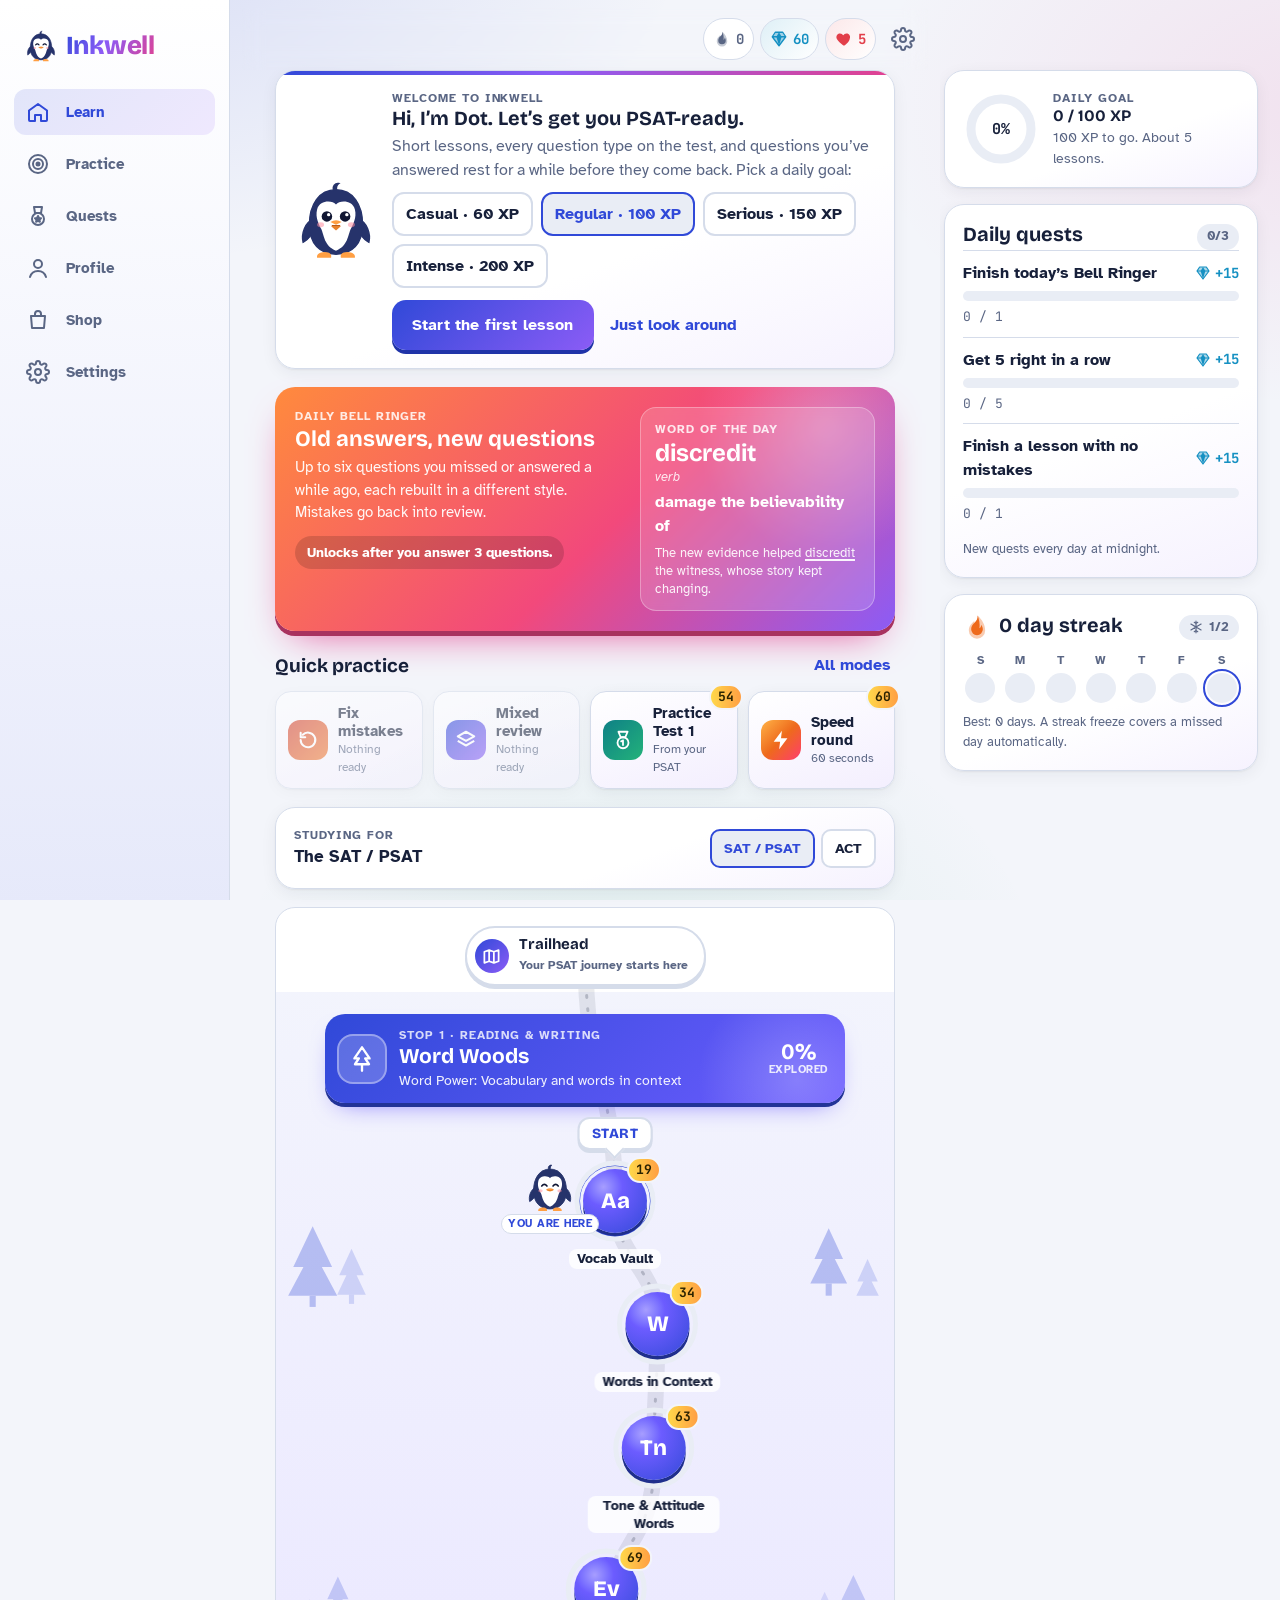
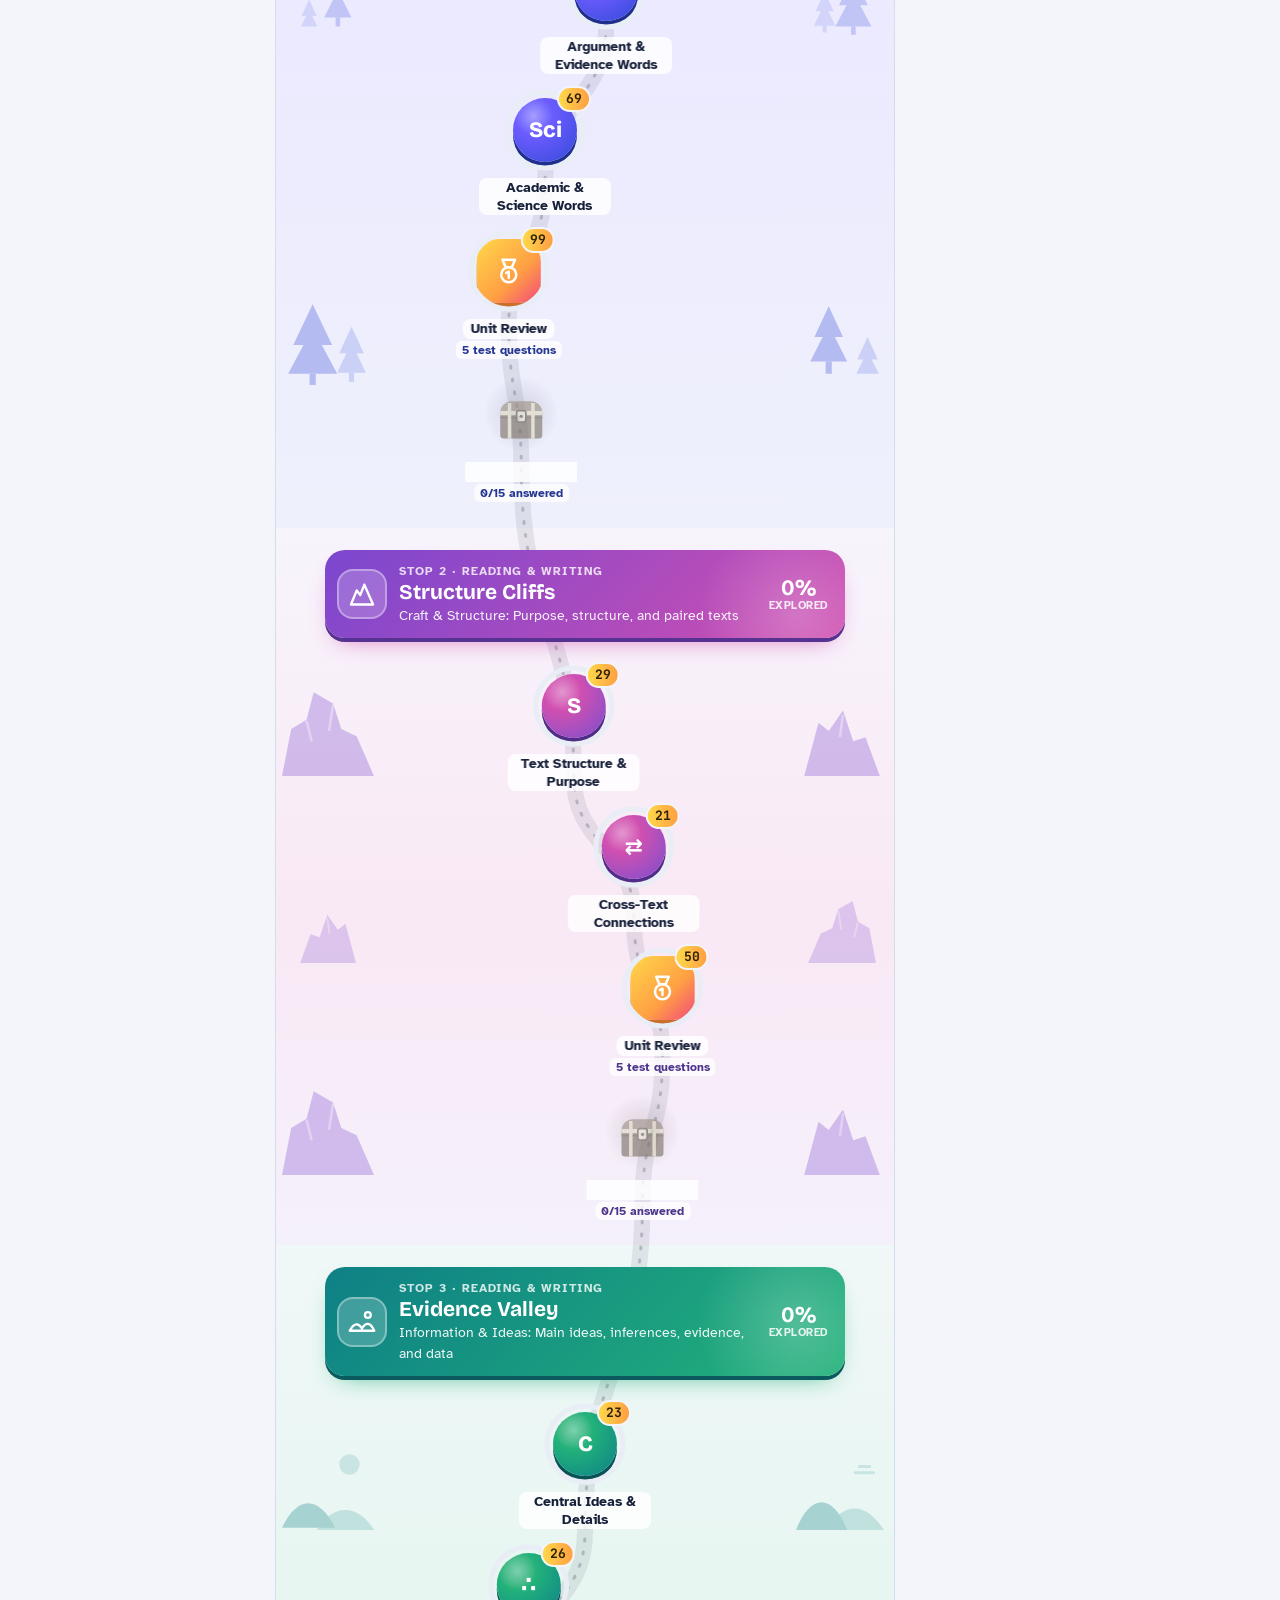
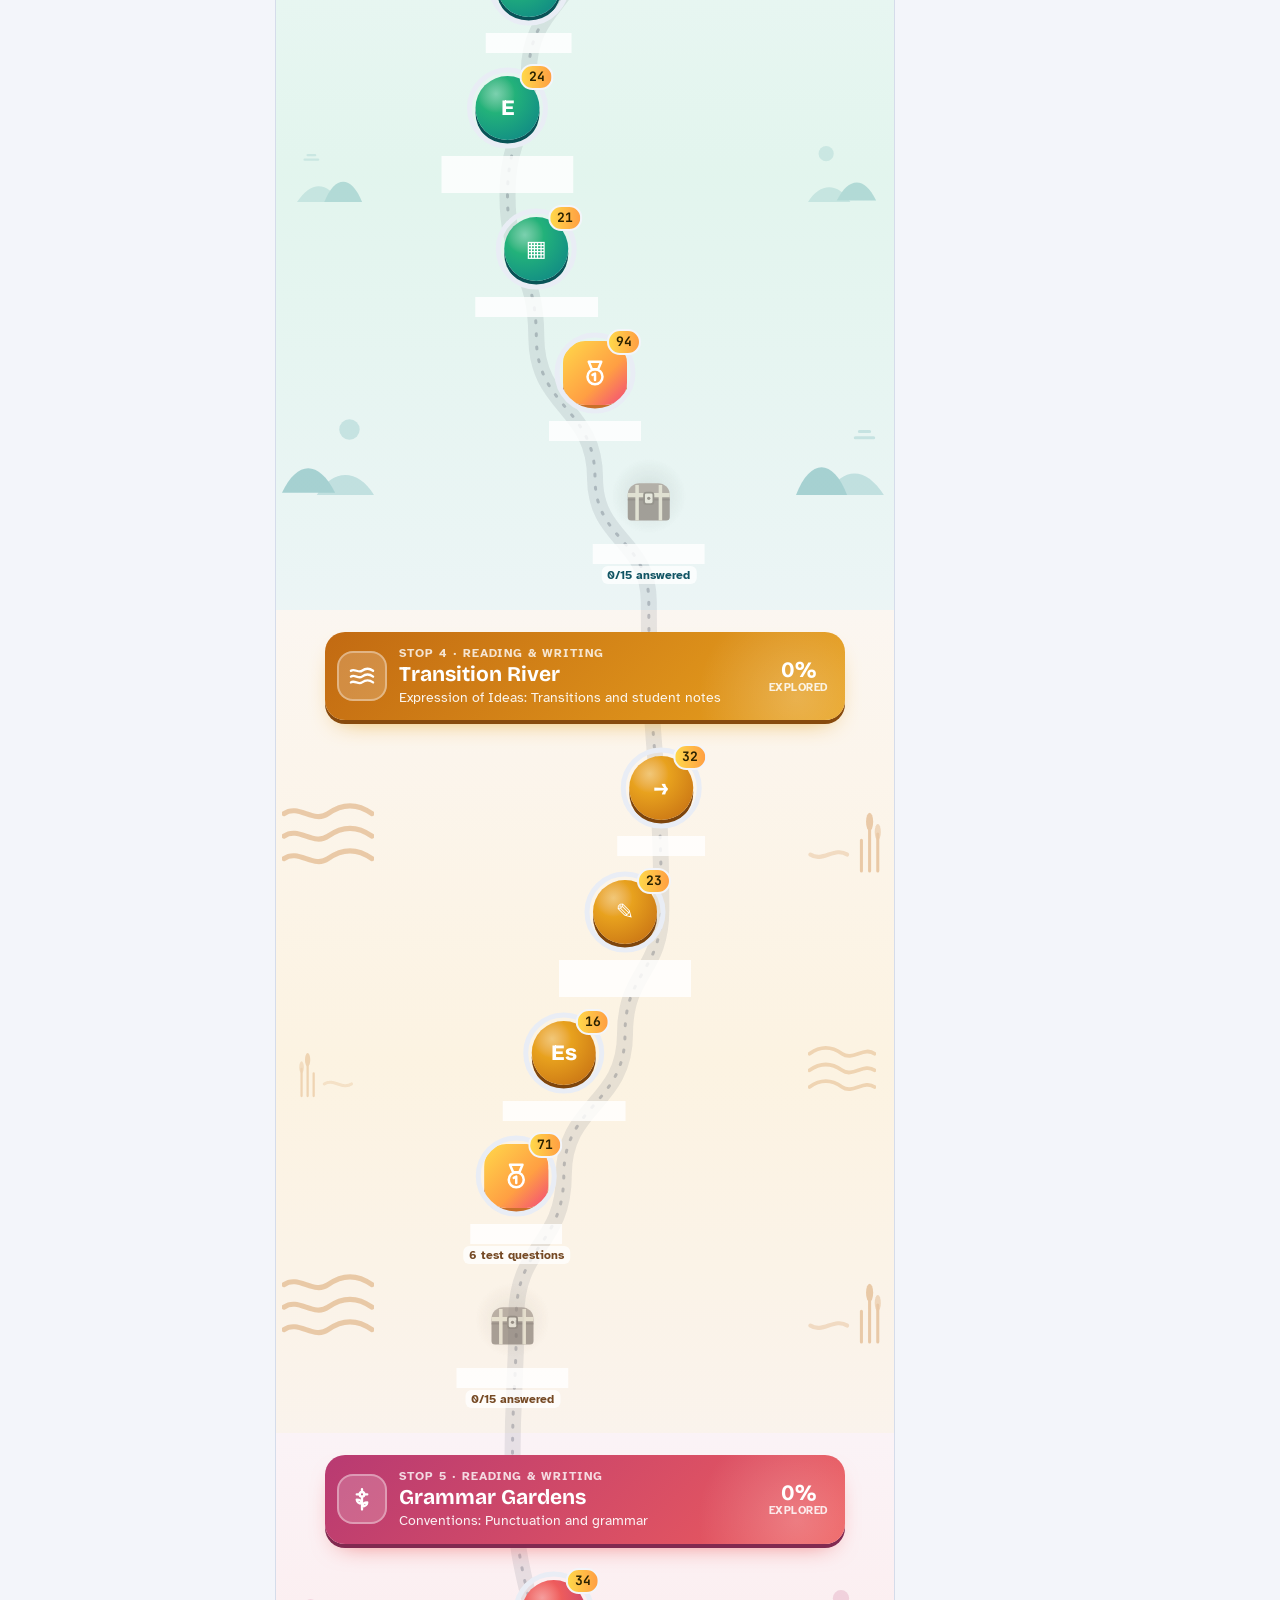
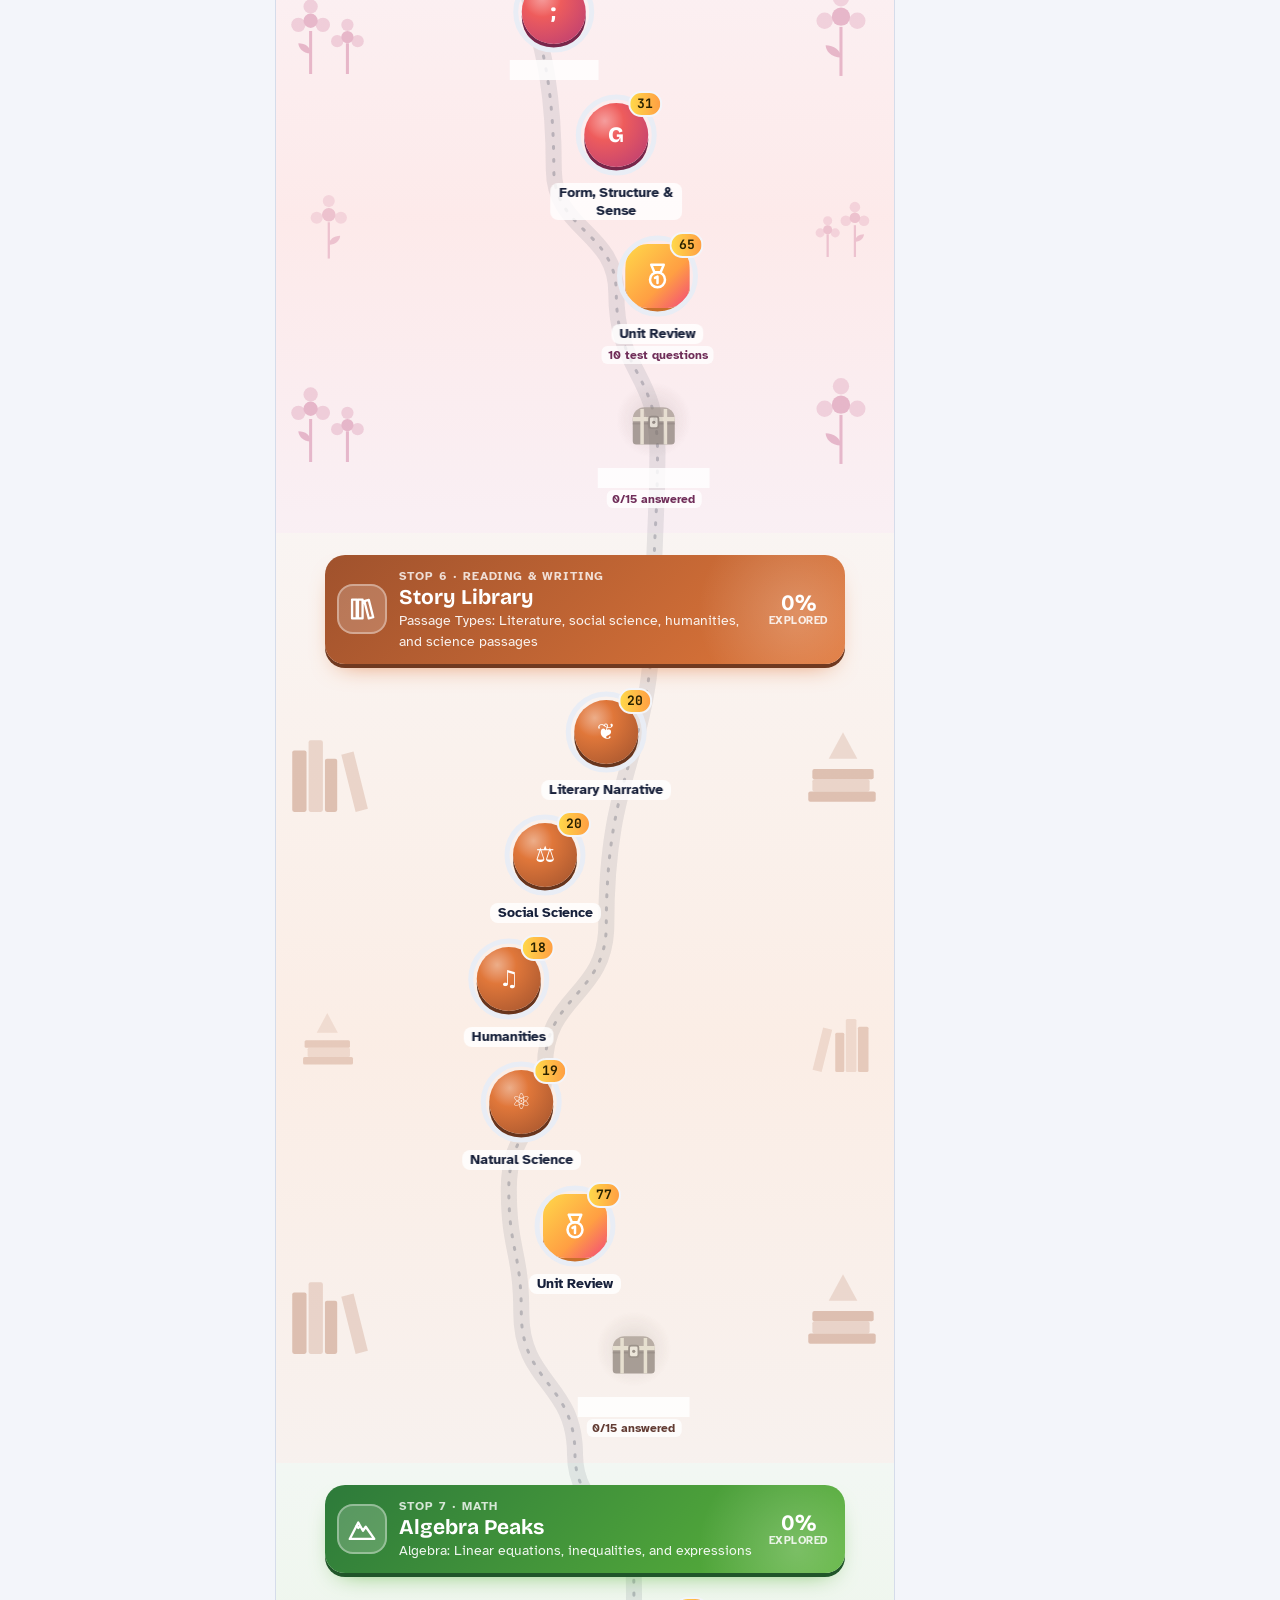
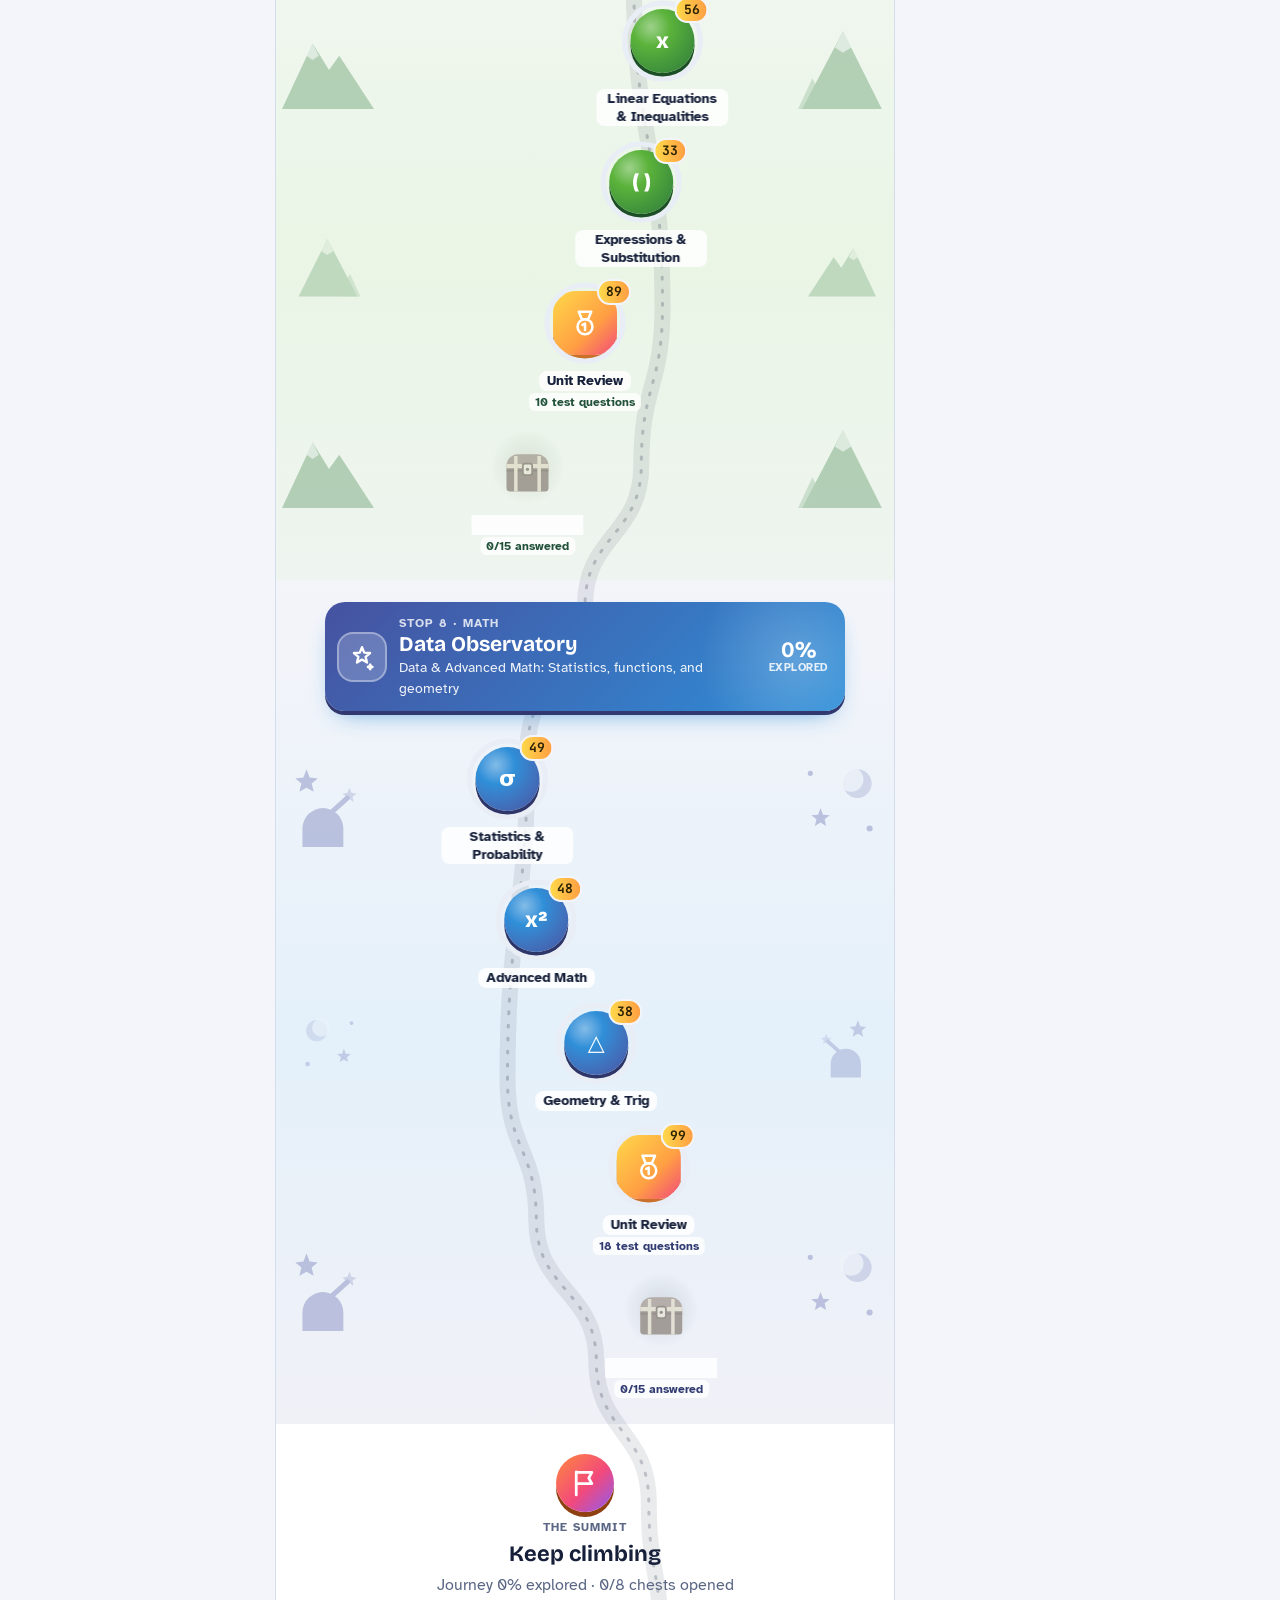
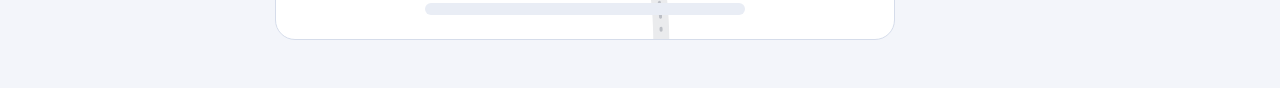
<file: index.html>
<!doctype html>
<html lang="en">
<head>
<meta charset="utf-8">
<meta name="viewport" content="width=device-width, initial-scale=1, viewport-fit=cover">
<title>Inkwell</title>
<meta name="description" content="Bite-size PSAT practice with streaks, quests, and spaced review.">
<meta name="theme-color" content="#3049D8">
<link rel="icon" href="icon.svg" type="image/svg+xml">
<link rel="manifest" href="manifest.webmanifest">
<link rel="apple-touch-icon" href="icon.svg">
<link rel="preconnect" href="https://fonts.googleapis.com">
<link rel="preconnect" href="https://fonts.gstatic.com" crossorigin>
<link rel="stylesheet" href="https://fonts.googleapis.com/css2?family=Atkinson+Hyperlegible:ital,wght@0,400;0,700;1,400&family=Bricolage+Grotesque:opsz,wght@12..96,600;12..96,800&family=JetBrains+Mono:wght@500;700&display=swap">
<link rel="stylesheet" href="styles.css">
<style>:root{padding-top:env(safe-area-inset-top,0px);padding-bottom:env(safe-area-inset-bottom,0px)}[hidden]{display:none!important}</style>
</head>
<body>
<div id="app"><noscript><p style="padding:24px">Inkwell needs JavaScript turned on.</p></noscript></div>
<script src="questions.js"></script>
<script src="questions-pt1.js"></script>
<script src="questions-more.js"></script>
<script src="questions-genres.js"></script>
<script src="questions-extra.js"></script>
<script src="vocab.js"></script>
<script src="vocab-variants.js"></script>
<script src="vocab-glossary.js"></script>
<script src="essay.js"></script>
<script src="questions-hard.js"></script>
<script src="questions-act.js"></script>
<script src="questions-act2.js"></script>
<script src="questions-alt.js"></script>
<script src="act-guides.js"></script>
<script src="sat-guides.js"></script>
<script src="word-explain.js"></script>
<script src="explanations.js"></script>
<script src="app.js"></script>
<script src="fx.js"></script>
</body>
</html>
</file>
<file: styles.css>
/* Layout: desktop = left rail + learning path + right panel; phone = top stat bar + path + bottom tab bar.
   Identity: ink-blue study notebook with a highlighter-yellow accent. */
:root {
  --bg: #F3F5FA;
  --surface: #FFFFFF;
  --surface-2: #E9EDF5;
  --ink: #17203A;
  --muted: #5A6684;
  --line: #D5DCEA;
  --brand: #3049D8;
  --brand-press: #1F33A8;
  --on-brand: #FFFFFF;
  --hl: #FFD84A;
  --hl-soft: #FFF3C2;
  --on-hl: #2A2200;
  --good: #128A59;
  --good-soft: #DCF4E8;
  --good-press: #0B6A43;
  --bad: #D23F2B;
  --bad-soft: #FCE4DF;
  --bad-press: #A12D1C;
  --flame: #EE6A1C;
  --gem: #1590C2;
  --heart: #E23F4A;
  --mascot: #26336B;
  --mascot-line: #26336B;
  --shadow: 0 1px 2px rgba(23, 32, 58, .06), 0 4px 16px rgba(23, 32, 58, .06);
  --u1: #3049D8; --u2: #7B47CF; --u3: #0E8086; --u4: #C26A12; --u5: #B83A72; --u6: #2D7A3A; --u7: #4652A0; --u8: #A0522D; --u9: #0B6E99; --u10: #8A3FB0; --u11: #7A5C12; --u12: #1F7A5C;

  --f-display: "Bricolage Grotesque", "Avenir Next", "Segoe UI", system-ui, sans-serif;
  --f-body: "Atkinson Hyperlegible", "Segoe UI", system-ui, -apple-system, sans-serif;
  --f-mono: "JetBrains Mono", ui-monospace, "SFMono-Regular", Menlo, monospace;

  --r-sm: 10px; --r-md: 14px; --r-lg: 20px;
}
@media (prefers-color-scheme: dark) {
  :root:not([data-theme="light"]) {
    --bg: #0E1322; --surface: #171E33; --surface-2: #222B46; --ink: #E8EDF8; --muted: #9AA6C2; --line: #2D3758;
    --brand: #6F86FF; --brand-press: #4A60D6; --on-brand: #0B1024;
    --hl-soft: #3A3417; --good: #3CC98B; --good-soft: #10301F; --good-press: #23905F;
    --bad: #FF6E5B; --bad-soft: #3B1B17; --bad-press: #C24A39;
    --mascot: #26336B; --mascot-line: #AFC0FF;
    --shadow: 0 1px 2px rgba(0, 0, 0, .3), 0 4px 16px rgba(0, 0, 0, .25);
    color-scheme: dark;
  }
}
:root[data-theme="dark"] {
  --bg: #0E1322; --surface: #171E33; --surface-2: #222B46; --ink: #E8EDF8; --muted: #9AA6C2; --line: #2D3758;
  --brand: #6F86FF; --brand-press: #4A60D6; --on-brand: #0B1024;
  --hl-soft: #3A3417; --good: #3CC98B; --good-soft: #10301F; --good-press: #23905F;
  --bad: #FF6E5B; --bad-soft: #3B1B17; --bad-press: #C24A39;
  --mascot: #26336B; --mascot-line: #AFC0FF;
  --shadow: 0 1px 2px rgba(0, 0, 0, .3), 0 4px 16px rgba(0, 0, 0, .25);
  color-scheme: dark;
}

* { box-sizing: border-box; }
html, body { height: 100%; }
body {
  margin: 0; background: var(--bg); color: var(--ink);
  font-family: var(--f-body); font-size: 16px; line-height: 1.5;
  -webkit-font-smoothing: antialiased;
}
button, input, select, textarea { font: inherit; color: inherit; }
button { cursor: pointer; }
:focus-visible { outline: 3px solid var(--brand); outline-offset: 2px; border-radius: 6px; }
h1, h2, h3 { font-family: var(--f-display); line-height: 1.15; text-wrap: balance; margin: 0; }
.num { font-family: var(--f-mono); font-variant-numeric: tabular-nums; }
.muted { color: var(--muted); }
.sr { position: absolute; width: 1px; height: 1px; overflow: hidden; clip: rect(0 0 0 0); }

/* ---------- shell ---------- */
.shell { display: grid; grid-template-columns: 1fr; min-height: 100%; }
.rail { display: none; }
.main { min-width: 0; padding-left: max(16px, env(safe-area-inset-left, 0px)); padding-right: max(16px, env(safe-area-inset-right, 0px)); padding-block: 12px 110px; }
.aside { display: none; }
.wrap { max-width: 620px; margin: 0 auto; display: grid; gap: 18px; }

.topbar {
  position: sticky; top: env(safe-area-inset-top, 0px); z-index: 20;
  display: flex; align-items: center; justify-content: space-between; gap: 8px;
  background: var(--bg); padding-block: 10px; margin-inline: -4px; padding-inline: 4px;
  border-bottom: 1px solid var(--line);
}
body::before { content: ""; position: fixed; inset: 0 0 auto; height: env(safe-area-inset-top, 0px); z-index: 30; background: var(--bg); }
.brand { display: flex; align-items: center; gap: 8px; font-family: var(--f-display); font-weight: 800; font-size: 22px; letter-spacing: -.02em; }
.brand svg { width: 34px; height: 34px; }
.stats { display: flex; gap: 6px; }
.stat { display: inline-flex; align-items: center; gap: 5px; padding: 5px 9px; border-radius: 999px; font-weight: 700; font-family: var(--f-mono); font-size: 14px; background: var(--surface); border: 1px solid var(--line); }
.stat svg { width: 18px; height: 18px; }
.stat.flame { color: var(--flame); }
.stat.gem { color: var(--gem); }
.stat.heart { color: var(--heart); }
.stat.off { color: var(--muted); }

.tabbar {
  position: fixed; left: 0; right: 0; bottom: 0; z-index: 25;
  display: grid; grid-template-columns: repeat(5, 1fr);
  background: var(--surface); border-top: 1px solid var(--line);
  padding: 6px max(8px, env(safe-area-inset-right, 0px)) calc(6px + env(safe-area-inset-bottom, 0px)) max(8px, env(safe-area-inset-left, 0px));
}
.tab { display: grid; justify-items: center; gap: 2px; padding: 6px 2px; border: 0; background: none; border-radius: 12px; color: var(--muted); font-size: 12px; font-weight: 700; }
.tab svg { width: 24px; height: 24px; }
.tab[aria-current="page"] { color: var(--brand); background: var(--surface-2); }

@media (min-width: 900px) {
  .shell { grid-template-columns: 230px minmax(0, 1fr); }
  .rail {
    display: flex; flex-direction: column; gap: 6px; position: sticky; top: 0; height: 100vh;
    padding: 22px 14px; border-right: 1px solid var(--line); background: var(--surface);
  }
  .rail .brand { padding: 4px 10px 18px; font-size: 26px; }
  .rail .tab { grid-template-columns: 28px 1fr; justify-items: start; align-items: center; gap: 12px; padding: 11px 12px; font-size: 15px; text-align: left; }
  .tabbar, .topbar .brand { display: none; }
  .topbar { justify-content: flex-end; border-bottom: 0; }
  .main { padding-block: 8px 48px; }
}
@media (min-width: 1180px) {
  .shell { grid-template-columns: 230px minmax(0, 1fr) 340px; }
  .aside { display: grid; align-content: start; gap: 16px; padding: 70px 22px 40px 4px; position: sticky; top: 0; height: 100vh; overflow-y: auto; }
  .aside-hide-wide { display: none !important; }
}

/* ---------- generic pieces ---------- */
.card { background: var(--surface); border: 1px solid var(--line); border-radius: var(--r-lg); padding: 18px; box-shadow: var(--shadow); }
.card h2 { font-size: 20px; margin-bottom: 4px; }
.card h3 { font-size: 16px; }
.eyebrow { font-size: 12px; font-weight: 700; letter-spacing: .08em; text-transform: uppercase; color: var(--muted); }
.row { display: flex; align-items: center; gap: 12px; }
.row.between { justify-content: space-between; }
.stack { display: grid; gap: 10px; }
.chip { display: inline-flex; align-items: center; gap: 6px; padding: 3px 10px; border-radius: 999px; font-size: 13px; font-weight: 700; background: var(--surface-2); color: var(--muted); }

.btn {
  --b: var(--brand); --bp: var(--brand-press); --t: var(--on-brand);
  display: inline-flex; align-items: center; justify-content: center; gap: 8px;
  border: 0; border-radius: var(--r-md); padding: 13px 20px; min-height: 48px;
  background: var(--b); color: var(--t); font-weight: 700; font-size: 16px; letter-spacing: .01em;
  box-shadow: 0 4px 0 var(--bp); transition: transform .06s, box-shadow .06s, filter .15s;
}
.btn:hover { filter: brightness(1.05); }
.btn:active { transform: translateY(3px); box-shadow: 0 1px 0 var(--bp); }
.btn[disabled] { --b: var(--surface-2); --bp: var(--line); --t: var(--muted); cursor: not-allowed; filter: none; }
.btn.block { width: 100%; }
.btn.ghost { --b: var(--surface); --bp: var(--line); --t: var(--ink); border: 2px solid var(--line); }
.btn.good { --b: var(--good); --bp: var(--good-press); --t: #fff; }
.btn.bad { --b: var(--bad); --bp: var(--bad-press); --t: #fff; }
.btn.hl { --b: var(--hl); --bp: #C9A21A; --t: var(--on-hl); }
.btn.small { min-height: 38px; padding: 8px 14px; font-size: 14px; border-radius: 12px; }
.linkbtn { background: none; border: 0; color: var(--brand); font-weight: 700; padding: 4px; }

.bar { height: 12px; border-radius: 999px; background: var(--surface-2); overflow: hidden; }
.bar > i { display: block; height: 100%; border-radius: inherit; background: var(--hl); transition: width .5s cubic-bezier(.2,.8,.2,1); }
.bar.brand > i { background: var(--brand); }
.bar.good > i { background: var(--good); }

/* ---------- learn path ---------- */
.hello { display: grid; grid-template-columns: auto 1fr; gap: 14px; align-items: center; }
.hello .mascot { width: 84px; }
.goalpick { display: flex; flex-wrap: wrap; gap: 8px; margin-top: 10px; }
.goalpick button { border: 2px solid var(--line); background: var(--surface); border-radius: 12px; padding: 8px 12px; font-weight: 700; }
.goalpick button[aria-pressed="true"] { border-color: var(--brand); background: var(--surface-2); color: var(--brand); }

.unit { display: grid; gap: 14px; }
.unit-head {
  border-radius: var(--r-lg); padding: 16px 18px; color: #fff; background: var(--uc);
  display: flex; justify-content: space-between; align-items: center; gap: 12px;
  box-shadow: 0 4px 0 color-mix(in srgb, var(--uc) 70%, #000);
}
.unit-head h2 { font-size: 21px; }
.unit-head p { margin: 2px 0 0; opacity: .9; font-size: 14px; }
.unit-head .eyebrow { color: #fff; opacity: .8; }
.unit-num { font-family: var(--f-display); font-size: 40px; font-weight: 800; opacity: .35; line-height: 1; }

.path { display: grid; gap: 10px; padding: 8px 0 14px; }
.node-row { display: flex; justify-content: center; }
.node-row:nth-child(4n+2) .node { transform: translateX(-56px); }
.node-row:nth-child(4n+4) .node { transform: translateX(56px); }
.node {
  position: relative; display: grid; justify-items: center; gap: 6px; border: 0; background: none; padding: 0; width: 132px;
}
.node .disc {
  position: relative; width: 84px; height: 84px; border-radius: 50%; display: grid; place-items: center;
}
.node .ring { position: absolute; inset: 0; }
.node .face {
  width: 64px; height: 64px; border-radius: 50%; display: grid; place-items: center;
  background: var(--uc); color: #fff; font-family: var(--f-display); font-weight: 800; font-size: 22px;
  box-shadow: 0 5px 0 color-mix(in srgb, var(--uc) 65%, #000); transition: transform .08s;
}
.node:hover .face { transform: translateY(-2px); }
.node:active .face { transform: translateY(3px); box-shadow: 0 2px 0 color-mix(in srgb, var(--uc) 65%, #000); }
.node.rest .face { background: var(--surface-2); color: var(--muted); box-shadow: 0 5px 0 var(--line); }
.node .label { font-weight: 700; font-size: 14px; text-align: center; line-height: 1.25; }
.node .badge {
  position: absolute; top: -2px; right: -4px; min-width: 26px; height: 26px; padding: 0 7px; border-radius: 999px;
  display: grid; place-items: center; font-family: var(--f-mono); font-weight: 700; font-size: 13px;
  background: var(--hl); color: var(--on-hl); border: 2px solid var(--bg);
}
.node .badge.clock { background: var(--surface); color: var(--muted); border-color: var(--line); }
.node .badge svg { width: 14px; height: 14px; }

/* ---------- sheet / modal ---------- */
.scrim { position: fixed; inset: 0; z-index: 60; background: rgba(10, 14, 28, .45); display: grid; align-items: end; justify-items: center; animation: fade .15s; }
@media (min-width: 700px) { .scrim { align-items: center; } }
.sheet {
  width: min(520px, 100%); max-height: 90vh; overflow-y: auto; background: var(--surface); color: var(--ink);
  border-radius: 22px 22px 0 0; padding: 22px max(20px, env(safe-area-inset-right, 0px)) calc(22px + env(safe-area-inset-bottom, 0px)) max(20px, env(safe-area-inset-left, 0px));
  display: grid; gap: 14px; animation: rise .22s cubic-bezier(.2,.8,.2,1);
}
@media (min-width: 700px) { .sheet { border-radius: 22px; } }
.sheet .top { display: grid; grid-template-columns: auto 1fr; gap: 14px; align-items: center; }
.sheet .icon { width: 56px; height: 56px; border-radius: 16px; display: grid; place-items: center; color: #fff; background: var(--uc, var(--brand)); font-family: var(--f-display); font-weight: 800; font-size: 22px; }
.kv { display: grid; grid-template-columns: repeat(3, 1fr); gap: 8px; }
.kv div { background: var(--surface-2); border-radius: 12px; padding: 10px; text-align: center; }
.kv b { display: block; font-family: var(--f-mono); font-size: 20px; }
.kv span { font-size: 12px; color: var(--muted); font-weight: 700; }
.tipline { background: var(--hl-soft); border-radius: 12px; padding: 10px 12px; font-size: 15px; }

@keyframes fade { from { opacity: 0; } }
@keyframes rise { from { transform: translateY(24px); opacity: 0; } }
@keyframes pop { 0% { transform: scale(.6); opacity: 0; } 70% { transform: scale(1.08); } }
@keyframes shake { 20%, 60% { transform: translateX(-6px); } 40%, 80% { transform: translateX(6px); } }

/* ---------- side panel cards ---------- */
.goalring { display: grid; grid-template-columns: 76px 1fr; gap: 14px; align-items: center; }
.goalring svg { width: 76px; height: 76px; }
.quest { display: grid; grid-template-columns: 1fr auto; gap: 6px 12px; align-items: center; padding: 10px 0; border-top: 1px solid var(--line); }
.quest:first-of-type { border-top: 0; }
.quest .bar { grid-column: 1 / -1; height: 10px; }
.quest .reward { display: inline-flex; align-items: center; gap: 4px; font-family: var(--f-mono); font-weight: 700; color: var(--gem); font-size: 14px; }
.quest .reward svg { width: 16px; height: 16px; }
.quest.qdone .bar > i { background: var(--good); }
.week { display: grid; grid-template-columns: repeat(7, 1fr); gap: 6px; text-align: center; }
.week .d { display: grid; gap: 4px; justify-items: center; font-size: 12px; font-weight: 700; color: var(--muted); }
.week .dot { width: 30px; height: 30px; border-radius: 50%; display: grid; place-items: center; background: var(--surface-2); }
.week .dot svg { width: 16px; height: 16px; }
.week .goal .dot { background: var(--flame); color: #fff; }
.week .frozen .dot { background: var(--gem); color: #fff; }
.week .today .dot { outline: 2px solid var(--brand); outline-offset: 2px; }

.banner { display: grid; grid-template-columns: auto 1fr auto; gap: 12px; align-items: center; background: var(--hl-soft); border: 1px solid color-mix(in srgb, var(--hl) 60%, var(--line)); border-radius: var(--r-lg); padding: 12px 14px; }
.banner svg { width: 28px; height: 28px; color: var(--flame); }

/* ---------- practice / profile / shop ---------- */
.modes { display: grid; gap: 12px; }
.mode { display: grid; grid-template-columns: 56px 1fr auto; gap: 14px; align-items: center; text-align: left; border: 1px solid var(--line); background: var(--surface); border-radius: var(--r-lg); padding: 14px; box-shadow: var(--shadow); }
.mode .icon { width: 56px; height: 56px; border-radius: 16px; display: grid; place-items: center; color: #fff; }
.mode .icon svg { width: 28px; height: 28px; }
.mode h3 { font-size: 17px; }
.mode p { margin: 2px 0 0; font-size: 14px; color: var(--muted); }
.mode[disabled] { opacity: .55; cursor: not-allowed; }

.statgrid { display: grid; grid-template-columns: repeat(2, 1fr); gap: 10px; }
@media (min-width: 560px) { .statgrid { grid-template-columns: repeat(4, 1fr); } }
.stile { background: var(--surface); border: 1px solid var(--line); border-radius: var(--r-md); padding: 12px; display: grid; gap: 2px; }
.stile b { font-family: var(--f-mono); font-size: 22px; }
.stile span { font-size: 13px; color: var(--muted); font-weight: 700; }
.heat { display: grid; grid-template-columns: repeat(7, 1fr); gap: 5px; }
.heat i { aspect-ratio: 1; border-radius: 6px; background: var(--surface-2); max-width: 100%; }
.heat i.goal { background: var(--flame); }
.heat i.frozen { background: var(--gem); }
.heat i.part { background: color-mix(in srgb, var(--flame) 35%, var(--surface-2)); }
.heat i.future { background: transparent; border: 1px dashed var(--line); }
.legend { display: flex; flex-wrap: wrap; gap: 12px; font-size: 13px; color: var(--muted); }
.legend span::before { content: ""; display: inline-block; width: 10px; height: 10px; border-radius: 3px; margin-right: 5px; background: var(--c); vertical-align: -1px; }
.tablewrap { overflow-x: auto; }
table.data { width: 100%; border-collapse: collapse; font-size: 14px; }
table.data th, table.data td { text-align: left; padding: 8px 10px; border-bottom: 1px solid var(--line); white-space: nowrap; }
table.data th { font-size: 12px; text-transform: uppercase; letter-spacing: .06em; color: var(--muted); }
table.data td.num, table.data th.num { text-align: right; }
.minibar { width: 80px; height: 8px; border-radius: 999px; background: var(--surface-2); overflow: hidden; display: inline-block; vertical-align: middle; }
.minibar i { display: block; height: 100%; background: var(--good); }
.achs { display: grid; grid-template-columns: repeat(auto-fill, minmax(150px, 1fr)); gap: 10px; }
.ach { border: 1px solid var(--line); border-radius: var(--r-md); padding: 12px; display: grid; gap: 4px; background: var(--surface); }
.ach .medal { width: 40px; height: 40px; border-radius: 12px; display: grid; place-items: center; background: var(--hl); color: var(--on-hl); }
.ach .medal svg { width: 22px; height: 22px; }
.ach.locked { opacity: .55; }
.ach.locked .medal { background: var(--surface-2); color: var(--muted); }
.ach b { font-size: 15px; }
.ach span { font-size: 13px; color: var(--muted); }

.shopgrid { display: grid; grid-template-columns: repeat(auto-fill, minmax(170px, 1fr)); gap: 12px; }
.item { border: 1px solid var(--line); border-radius: var(--r-lg); padding: 14px; background: var(--surface); display: grid; gap: 8px; align-content: start; box-shadow: var(--shadow); }
.item .art { height: 92px; display: grid; place-items: center; background: var(--surface-2); border-radius: 14px; }
.item .art svg { width: 80px; height: 80px; }
.item b { font-size: 16px; }
.item p { margin: 0; font-size: 13px; color: var(--muted); }
.price { display: inline-flex; align-items: center; gap: 4px; }
.price svg { width: 16px; height: 16px; }

.field { display: grid; gap: 6px; padding: 14px 0; border-top: 1px solid var(--line); }
.field:first-of-type { border-top: 0; }
.field label, .field .lbl { font-weight: 700; }
.field .hint { font-size: 14px; color: var(--muted); }
.seg { display: inline-flex; flex-wrap: wrap; gap: 6px; }
.seg button { border: 2px solid var(--line); background: var(--surface); border-radius: 10px; padding: 7px 12px; font-weight: 700; font-size: 14px; }
.seg button[aria-pressed="true"] { border-color: var(--brand); color: var(--brand); background: var(--surface-2); }
.switch { position: relative; width: 52px; height: 30px; border-radius: 999px; border: 0; background: var(--line); padding: 0; flex: none; }
.switch::after { content: ""; position: absolute; top: 3px; left: 3px; width: 24px; height: 24px; border-radius: 50%; background: #fff; transition: transform .15s; box-shadow: 0 1px 3px rgba(0,0,0,.3); }
.switch[aria-checked="true"] { background: var(--good); }
.switch[aria-checked="true"]::after { transform: translateX(22px); }
input[type="time"], .textin, textarea { border: 2px solid var(--line); background: var(--surface); border-radius: 12px; padding: 9px 12px; min-width: 0; }
textarea { width: 100%; min-height: 90px; font-family: var(--f-mono); font-size: 13px; }

/* ---------- lesson ---------- */
.lesson { position: fixed; inset: 0; z-index: 50; background: var(--bg); display: grid; grid-template-rows: auto 1fr auto; }
.lesson-top {
  display: grid; grid-template-columns: auto 1fr auto; gap: 14px; align-items: center;
  padding: calc(12px + env(safe-area-inset-top, 0px)) max(16px, env(safe-area-inset-right, 0px)) 12px max(16px, env(safe-area-inset-left, 0px));
  max-width: 760px; width: 100%; margin: 0 auto;
}
.iconbtn { width: 42px; height: 42px; border-radius: 12px; border: 0; background: none; color: var(--muted); display: grid; place-items: center; }
.iconbtn svg { width: 24px; height: 24px; }
.iconbtn:hover { background: var(--surface-2); }
.lesson-top .bar { height: 16px; }
.combo { position: absolute; left: 50%; top: calc(48px + env(safe-area-inset-top, 0px)); transform: translateX(-50%); font-family: var(--f-display); font-weight: 800; color: var(--flame); font-size: 15px; animation: pop .35s; pointer-events: none; }
.lesson-body { overflow-y: auto; padding: 8px max(16px, env(safe-area-inset-right, 0px)) 24px max(16px, env(safe-area-inset-left, 0px)); }
.qwrap { max-width: 680px; margin: 0 auto; display: grid; gap: 16px; padding-top: 8px; animation: rise .25s; }
.qtype { display: flex; align-items: center; gap: 10px; flex-wrap: wrap; }
.qtype .kind { font-family: var(--f-display); font-weight: 800; font-size: 22px; }
.passage { background: var(--surface); border: 1px solid var(--line); border-left: 5px solid var(--hl); border-radius: 12px; padding: 14px 16px; font-size: 17px; line-height: 1.6; }
.passage ul { margin: 6px 0 0; padding-left: 20px; }
.passage u { text-decoration-color: var(--brand); text-decoration-thickness: 2px; text-underline-offset: 3px; }
.prompt { font-size: 18px; font-weight: 700; }
.blank { display: inline-block; min-width: 90px; border-bottom: 3px solid var(--brand); padding: 0 6px; text-align: center; font-weight: 700; color: var(--brand); }
.blank.filled { background: var(--hl-soft); border-radius: 6px 6px 0 0; color: var(--ink); }

.choices { display: grid; gap: 10px; }
.choice {
  display: grid; grid-template-columns: 30px 1fr; gap: 12px; align-items: start; text-align: left;
  border: 2px solid var(--line); background: var(--surface); border-radius: 14px; padding: 12px 14px;
  box-shadow: 0 3px 0 var(--line); font-size: 16px; transition: border-color .1s, background .1s;
}
.choice .k { width: 30px; height: 30px; border-radius: 8px; border: 2px solid var(--line); display: grid; place-items: center; font-family: var(--f-mono); font-size: 13px; font-weight: 700; color: var(--muted); }
.choice:hover { background: var(--surface-2); }
.choice[aria-pressed="true"] { border-color: var(--brand); background: color-mix(in srgb, var(--brand) 10%, var(--surface)); box-shadow: 0 3px 0 var(--brand); }
.choice[aria-pressed="true"] .k { border-color: var(--brand); color: var(--brand); }
.choice.right { border-color: var(--good); background: var(--good-soft); box-shadow: 0 3px 0 var(--good); }
.choice.wrong { border-color: var(--bad); background: var(--bad-soft); box-shadow: 0 3px 0 var(--bad); }
.choices.locked .choice { pointer-events: none; }
.tfrow { display: grid; grid-template-columns: 1fr 1fr; gap: 12px; }
.tfrow .choice { grid-template-columns: 1fr; text-align: center; font-weight: 700; font-size: 18px; padding: 18px; }

.chips { display: flex; flex-wrap: wrap; gap: 10px; }
.tile {
  border: 2px solid var(--line); background: var(--surface); border-radius: 12px; padding: 9px 13px; font-size: 15px; font-weight: 700;
  box-shadow: 0 3px 0 var(--line); text-align: left; transition: background .1s;
}
.tile:hover { background: var(--surface-2); }
.tile.sel { border-color: var(--brand); box-shadow: 0 3px 0 var(--brand); background: color-mix(in srgb, var(--brand) 10%, var(--surface)); }
.tile.done { border-color: var(--good); background: var(--good-soft); color: var(--good); box-shadow: none; pointer-events: none; opacity: .75; }
.tile.miss { animation: shake .35s; border-color: var(--bad); background: var(--bad-soft); }
.tile.right { border-color: var(--good); background: var(--good-soft); }
.tile.wrong { border-color: var(--bad); background: var(--bad-soft); }
.tile.ghost { visibility: hidden; }
.matchgrid { display: grid; grid-template-columns: 1fr 1fr; gap: 10px; }
.matchgrid .col { display: grid; gap: 10px; align-content: start; }
.matchgrid .tile { min-height: 52px; }
.bins { display: grid; grid-template-columns: 1fr 1fr; gap: 10px; }
.bin { border: 2px dashed var(--line); border-radius: 14px; padding: 10px; display: grid; gap: 8px; align-content: start; min-height: 120px; background: var(--surface); }
.bin > button.binhead { border: 0; border-radius: 10px; padding: 8px; font-weight: 800; background: var(--surface-2); font-family: var(--f-display); }
.bin.target { border-color: var(--brand); border-style: solid; }
.bin.target > button.binhead { background: var(--brand); color: var(--on-brand); }
.bin .tile { font-size: 14px; }
.orderline { min-height: 64px; border-bottom: 2px solid var(--line); padding-bottom: 10px; display: grid; gap: 8px; }
.orderline .tile { display: grid; grid-template-columns: 26px 1fr; gap: 8px; align-items: start; }
.orderline .tile .n { font-family: var(--f-mono); color: var(--brand); }
.orderpool { display: grid; gap: 8px; }
.segtext { font-size: 18px; line-height: 2; background: var(--surface); border: 1px solid var(--line); border-radius: 12px; padding: 12px 14px; }
.seg-s { border: 0; background: none; padding: 2px 4px; border-radius: 6px; font-size: inherit; line-height: inherit; text-align: left; display: inline; }
.seg-s:hover { background: var(--surface-2); }
.seg-s.sel { background: var(--hl); color: var(--on-hl); }
.seg-s.right { background: var(--good-soft); outline: 2px solid var(--good); }
.seg-s.wrong { background: var(--bad-soft); outline: 2px solid var(--bad); }
.punctline { font-size: 19px; line-height: 1.9; background: var(--surface); border: 1px solid var(--line); border-radius: 12px; padding: 14px 16px; }
.slot { display: inline-block; min-width: 34px; text-align: center; padding: 0 6px; border-radius: 8px; background: var(--hl-soft); border-bottom: 3px solid var(--hl); font-weight: 800; color: var(--ink); }
.slot.empty { color: var(--muted); }
.marks { display: flex; flex-wrap: wrap; gap: 10px; }
.marks .tile { font-family: var(--f-mono); font-size: 18px; min-width: 64px; text-align: center; }
.answerin { display: flex; gap: 10px; align-items: center; }
.answerin input { flex: 1; font-size: 22px; font-family: var(--f-mono); padding: 12px 14px; border-radius: 14px; border: 2px solid var(--line); background: var(--surface); min-width: 0; }
.answerin input:focus { border-color: var(--brand); outline: none; }
.qtable { overflow-x: auto; }
.qtable table { border-collapse: collapse; background: var(--surface); border-radius: 12px; overflow: hidden; border: 1px solid var(--line); font-size: 15px; min-width: 100%; }
.qtable caption { caption-side: top; text-align: left; font-weight: 700; font-size: 14px; padding: 0 0 6px; color: var(--muted); }
.qtable th, .qtable td { padding: 8px 12px; border-bottom: 1px solid var(--line); text-align: left; font-variant-numeric: tabular-nums; }
.qtable th { background: var(--surface-2); font-size: 13px; }
.chart svg { width: 100%; max-width: 480px; height: auto; display: block; }
.chart .cap { font-weight: 700; font-size: 14px; color: var(--muted); margin-bottom: 6px; }

.lesson-foot {
  border-top: 2px solid var(--line); background: var(--bg);
  padding: 16px max(16px, env(safe-area-inset-right, 0px)) calc(16px + env(safe-area-inset-bottom, 0px)) max(16px, env(safe-area-inset-left, 0px));
}
.lesson-foot .inner { max-width: 680px; margin: 0 auto; display: flex; justify-content: flex-end; gap: 12px; }
.lesson-foot .btn { min-width: 160px; }
@media (max-width: 560px) { .lesson-foot .btn { flex: 1; } }
.lesson-foot.ok { background: var(--good-soft); border-top-color: transparent; }
.lesson-foot.no { background: var(--bad-soft); border-top-color: transparent; }
.verdict { max-width: 680px; margin: 0 auto 12px; display: grid; grid-template-columns: auto 1fr; gap: 12px; align-items: start; animation: rise .2s; }
.verdict .mascot { width: 56px; }
.verdict h3 { font-size: 20px; }
.lesson-foot.ok .verdict h3 { color: var(--good); }
.lesson-foot.no .verdict h3 { color: var(--bad); }
.verdict p { margin: 4px 0 0; font-size: 15px; }
.verdict .ans { font-weight: 700; }

.done { max-width: 520px; margin: 0 auto; display: grid; gap: 18px; justify-items: center; text-align: center; padding: 24px 0; }
.done .mascot { width: 140px; animation: pop .5s; }
.done h1 { font-size: 32px; }
.done .kv { width: 100%; }
.done .kv div { padding: 14px 8px; }
.bigflame { width: 120px; height: 120px; color: var(--flame); animation: pop .5s; }
.bigcount { font-family: var(--f-display); font-size: 64px; font-weight: 800; color: var(--flame); line-height: 1; }

.timer { font-family: var(--f-mono); font-weight: 700; font-size: 18px; color: var(--flame); min-width: 56px; text-align: right; }
.hearts { display: inline-flex; align-items: center; gap: 4px; font-family: var(--f-mono); font-weight: 700; color: var(--heart); }
.hearts svg { width: 22px; height: 22px; }

.toasts { position: fixed; z-index: 90; left: 50%; transform: translateX(-50%); bottom: calc(88px + env(safe-area-inset-bottom, 0px)); display: grid; gap: 8px; width: min(420px, calc(100% - 32px)); pointer-events: none; }
@media (min-width: 900px) { .toasts { bottom: 24px; } }
.toast { background: var(--ink); color: var(--bg); border-radius: 14px; padding: 12px 14px; font-weight: 700; display: flex; align-items: center; gap: 10px; animation: rise .25s; box-shadow: var(--shadow); }
.toast svg { width: 22px; height: 22px; flex: none; color: var(--hl); }

#confetti { position: fixed; inset: 0; pointer-events: none; z-index: 95; }

.mascot { display: block; height: auto; }
.mascot .body { fill: var(--mascot); stroke: var(--mascot-line); stroke-width: 2; }

@media (prefers-reduced-motion: reduce) {
  *, *::before, *::after { animation: none !important; transition: none !important; }
}

/* fixes after testing */
.matchgrid .tile, .bin .tile, .orderpool .tile { width: 100%; }
body.in-lesson .toasts { bottom: auto; top: calc(64px + env(safe-area-inset-top, 0px)); }
@media (max-width: 520px) {
  .topbar .brand span { display: none; }
  .stats { gap: 4px; }
  .stat { padding: 4px 7px; font-size: 13px; gap: 3px; }
  .stat svg { width: 16px; height: 16px; }
  .topbar .iconbtn { width: 36px; height: 36px; }
  .hello { grid-template-columns: 1fr; }
  .hello .mascot { width: 64px; }
  .node-row:nth-child(4n+2) .node { transform: translateX(-40px); }
  .node-row:nth-child(4n+4) .node { transform: translateX(40px); }
}

/* ================= motion =================
   Everything below is switched off by the prefers-reduced-motion rule (it uses !important on animation/transition). */
:root { --spring: cubic-bezier(.34, 1.56, .64, 1); --ease-out: cubic-bezier(.2, .8, .2, 1); }
@media (prefers-reduced-motion: reduce) {
  *, *::before, *::after { animation: none !important; transition: none !important; }
}

/* screen changes: content slides up in a short stagger */
@keyframes viewIn { from { opacity: .001; transform: translateY(12px); } }
#view.enter > * { animation: viewIn .4s var(--ease-out) both; }
#view.enter > *:nth-child(2) { animation-delay: .05s; }
#view.enter > *:nth-child(3) { animation-delay: .1s; }
#view.enter > *:nth-child(4) { animation-delay: .15s; }
#view.enter > *:nth-child(5) { animation-delay: .2s; }
#view.enter > *:nth-child(n+6) { animation-delay: .25s; }
.aside.enter > * { animation: viewIn .45s var(--ease-out) both; }
.aside.enter > *:nth-child(2) { animation-delay: .08s; }
.aside.enter > *:nth-child(3) { animation-delay: .16s; }

/* skill path */
@keyframes nodeIn { from { opacity: .001; transform: scale(.55) translateY(16px); } }
#view.enter .node-row { animation: nodeIn .55s var(--spring) both; animation-delay: calc(var(--i, 0) * 55ms + 120ms); }
@keyframes ringFill { from { stroke-dashoffset: var(--c); } }
.ringfill { animation: ringFill 1.1s var(--ease-out) .25s both; }
@keyframes badgePop { 0% { transform: scale(0); } 60% { transform: scale(1.25); } 100% { transform: scale(1); } }
#view.enter .node .badge { animation: badgePop .5s var(--spring) both; animation-delay: calc(var(--i, 0) * 55ms + 420ms); }
.node .disc { transition: transform .2s var(--spring); }
.node:hover .disc { transform: scale(1.06); }
@keyframes bob { 50% { transform: translateY(-6px); } }
@keyframes ripple { from { transform: scale(.8); opacity: .55; } to { transform: scale(1.3); opacity: 0; } }
.node.next .disc { animation: bob 2.6s ease-in-out infinite; }
.node.next .disc::before { content: ""; position: absolute; inset: 4px; border-radius: 50%; border: 3px solid var(--uc); animation: ripple 2s ease-out infinite; pointer-events: none; }
.starttip {
  position: absolute; top: -42px; left: 50%; transform: translateX(-50%); z-index: 2;
  background: var(--surface); color: var(--uc); border: 2px solid var(--line); border-radius: 12px; padding: 4px 12px;
  font-family: var(--f-display); font-weight: 800; font-size: 14px; letter-spacing: .04em; text-transform: uppercase; white-space: nowrap;
  box-shadow: 0 3px 0 var(--line); animation: tipBounce 1.8s ease-in-out infinite;
}
.starttip::after { content: ""; position: absolute; left: 50%; bottom: -8px; width: 12px; height: 12px; background: var(--surface); border-right: 2px solid var(--line); border-bottom: 2px solid var(--line); transform: translateX(-50%) rotate(45deg); }
@keyframes tipBounce { 50% { transform: translateX(-50%) translateY(-5px); } }
.node.next { margin-top: 30px; }
.unit-head { transition: transform .25s var(--spring); }
.unit-head:hover { transform: translateY(-2px); }

/* buttons, cards, tiles */
.btn { transition: transform .14s var(--spring), box-shadow .14s, filter .15s; }
.btn:hover:not([disabled]) { transform: translateY(-1px); }
.btn:active:not([disabled]) { transform: translateY(3px); }
.mode, .item, .ach, .stile { transition: transform .2s var(--spring), box-shadow .2s; }
.mode:hover:not([disabled]), .item:hover { transform: translateY(-3px); }
.choice, .tile { transition: transform .16s var(--spring), border-color .12s, background-color .12s, box-shadow .12s; }
.choice:hover, .tile:hover { transform: translateY(-2px); }
@keyframes press { 45% { transform: scale(.96); } }
.choice[aria-pressed="true"], .tile.sel, .seg-s.sel { animation: press .28s var(--spring); }
@keyframes correctPop { 35% { transform: scale(1.045); } }
.choice.right, .tile.right, .seg-s.right { animation: correctPop .5s var(--spring); }
.choice.wrong, .tile.wrong, .seg-s.wrong { animation: shake .42s; }
@keyframes matchDone { 0% { transform: scale(1); } 40% { transform: scale(1.08); } 100% { transform: scale(1); } }
.tile.done { animation: matchDone .45s var(--spring); }
.blank.filled { animation: press .3s var(--spring); }
.slot:not(.empty) { animation: correctPop .35s var(--spring); }
.bin.target { transition: border-color .15s, transform .2s var(--spring); transform: scale(1.015); }
.ach:not(.locked):hover .medal { animation: wiggle .5s; }
@keyframes wiggle { 25% { transform: rotate(-12deg); } 75% { transform: rotate(10deg); } }

/* lesson flow */
@keyframes qIn { from { opacity: .001; transform: translateX(36px); } }
@keyframes qOut { to { opacity: 0; transform: translateX(-36px); } }
.qwrap { animation: qIn .32s var(--ease-out) both; }
.qwrap.qout { animation: qOut .16s ease-in forwards; }
.lesson { animation: fade .2s; }
.lesson-foot { transition: background-color .25s, border-color .25s; }
.verdict h3 { animation: pop .4s var(--spring); }
@keyframes hop { 0%, 100% { transform: translateY(0) rotate(0); } 30% { transform: translateY(-12px) rotate(-7deg); } 60% { transform: translateY(0) rotate(5deg); } 80% { transform: translateY(-3px); } }
@keyframes droop { 0%, 100% { transform: rotate(0); } 40% { transform: rotate(-10deg) translateY(3px); } 70% { transform: rotate(4deg); } }
.lesson-foot.ok .verdict .mascot { animation: hop .7s var(--spring); }
.lesson-foot.no .verdict .mascot { animation: droop .8s ease-in-out; transform-origin: 50% 90%; }
.bar > i { position: relative; overflow: hidden; }
.bar > i::before { content: ""; position: absolute; left: 8px; right: 8px; top: 3px; height: 3px; border-radius: 3px; background: rgba(255, 255, 255, .45); }
.bar > i::after { content: ""; position: absolute; inset: 0; background: linear-gradient(90deg, transparent, rgba(255, 255, 255, .7), transparent); transform: translateX(-110%); }
@keyframes shine { to { transform: translateX(110%); } }
.bar.shine > i::after { animation: shine .7s ease-out; }
@keyframes barFill { from { width: 0; } }
.quest .bar > i, .card > .bar > i, .hello .bar > i, .minibar i { animation: barFill .9s var(--ease-out) .2s both; }
@keyframes comboPop {
  0% { transform: translateX(-50%) scale(.4); opacity: 0; }
  25% { transform: translateX(-50%) scale(1.2); opacity: 1; }
  70% { transform: translateX(-50%) translateY(-2px) scale(1); opacity: 1; }
  100% { transform: translateX(-50%) translateY(-18px) scale(.95); opacity: 0; }
}
.combo { animation: comboPop 1.3s var(--ease-out) forwards; display: inline-flex; align-items: center; gap: 4px; font-size: 17px; }
.combo svg { width: 20px; height: 20px; }
@keyframes heartLose { 0% { transform: scale(1); } 25% { transform: scale(1.45); } 55% { transform: scale(.75) rotate(-12deg); } 100% { transform: scale(1); } }
.hearts.lose svg { animation: heartLose .6s var(--spring); }
.hearts { position: relative; }
.minus { position: absolute; right: -2px; top: 0; font-family: var(--f-mono); font-weight: 700; color: var(--heart); pointer-events: none; animation: floatUp 1s var(--ease-out) forwards; }
@keyframes floatUp { from { opacity: 1; transform: translateY(0); } to { opacity: 0; transform: translateY(26px); } }
.xpfloat { position: fixed; z-index: 70; font-family: var(--f-display); font-weight: 800; font-size: 20px; color: var(--good); pointer-events: none; animation: xpUp 1s var(--ease-out) forwards; }
@keyframes xpUp { 0% { opacity: 0; transform: translateY(8px) scale(.7); } 20% { opacity: 1; transform: translateY(0) scale(1.1); } 100% { opacity: 0; transform: translateY(-40px) scale(1); } }

/* results and streak */
@keyframes tileIn { from { opacity: .001; transform: translateY(14px) scale(.9); } }
.done h1 { animation: rise .45s var(--ease-out) .15s both; }
.done .kv div { animation: tileIn .45s var(--spring) both; }
.done .kv:nth-of-type(1) div:nth-child(1) { animation-delay: .3s; } .done .kv:nth-of-type(1) div:nth-child(2) { animation-delay: .4s; } .done .kv:nth-of-type(1) div:nth-child(3) { animation-delay: .5s; }
.done .kv:nth-of-type(2) div:nth-child(1) { animation-delay: .6s; } .done .kv:nth-of-type(2) div:nth-child(2) { animation-delay: .7s; } .done .kv:nth-of-type(2) div:nth-child(3) { animation-delay: .8s; }
@keyframes flicker { 0%, 100% { transform: scale(1) rotate(-2deg); } 50% { transform: scale(1.05, 1.1) rotate(2deg); } }
.bigflame svg { animation: flicker 1.5s ease-in-out infinite; transform-origin: 50% 95%; }
.stat.flame:not(.off) svg { animation: flicker 2.6s ease-in-out infinite; transform-origin: 50% 95%; }
@keyframes countPop { 0% { transform: scale(1); } 40% { transform: scale(1.35); color: var(--hl); } 100% { transform: scale(1); } }
.bigcount.pop { animation: countPop .6s var(--spring); }
@keyframes dotFill { 0% { transform: scale(.3); } 70% { transform: scale(1.2); } 100% { transform: scale(1); } }
.week .today.goal .dot { animation: dotFill .6s var(--spring) .9s both; }

/* stats bar, toasts, sheets, mascot */
@keyframes bump { 40% { transform: scale(1.22); } }
.stat.bump { animation: bump .55s var(--spring); }
.tab svg { transition: transform .25s var(--spring); }
.tab:hover svg { transform: translateY(-2px); }
.tab[aria-current="page"] svg { animation: bump .45s var(--spring); }
.toast { animation: toastIn .35s var(--spring); }
@keyframes toastIn { from { opacity: 0; transform: translateY(16px) scale(.92); } }
.toast.out { animation: toastOut .25s ease-in forwards; }
@keyframes toastOut { to { opacity: 0; transform: translateY(10px) scale(.95); } }
@media (min-width: 700px) { .sheet { animation: sheetIn .3s var(--spring); } }
@keyframes sheetIn { from { opacity: 0; transform: scale(.93) translateY(10px); } }
.mascot .eyes { transform-box: fill-box; transform-origin: center; animation: blink 4.5s infinite; }
@keyframes blink { 0%, 93%, 100% { transform: scaleY(1); } 96% { transform: scaleY(.1); } }
.mascot.idle { animation: breathe 3.4s ease-in-out infinite; transform-origin: 50% 100%; }
@keyframes breathe { 50% { transform: scale(1.025, .975); } }
.item:hover .art .mascot { animation: hop .7s var(--spring); }

/* ================= gradients ================= */
:root {
  --u1b: #6C5CFF; --u2b: #D04FB0; --u3b: #23B27A; --u4b: #E8A21E; --u5b: #EE5C5C; --u6b: #5BB33A; --u7b: #2E8FD8; --u8b: #E0773A; --u9b: #22A6D6; --u10b: #C86BE0; --u11b: #D9A42B; --u12b: #3FBF8A;
  --brand-2: #8B5CF6; --good-2: #2EC4A6; --bad-2: #F0782F; --hl-2: #FF9F43; --flame-2: #FF3D6E;
  --g-brand: linear-gradient(135deg, var(--brand), var(--brand-2));
  --g-hl: linear-gradient(90deg, var(--hl), var(--hl-2));
  --g-good: linear-gradient(90deg, var(--good), var(--good-2));
  --g-sunset: linear-gradient(135deg, #FF8A3D 0%, #F2497B 55%, #8B5CF6 100%);
  --g-aurora: linear-gradient(120deg, #3049D8, #8B5CF6 45%, #E2418F);
  --glow-a: rgba(48, 73, 216, .14); --glow-b: rgba(226, 65, 143, .11); --glow-c: rgba(35, 178, 122, .10);
}
@media (prefers-color-scheme: dark) {
  :root:not([data-theme="light"]) { --brand-2: #B18CFF; --good-2: #4FE0C0; --glow-a: rgba(111, 134, 255, .2); --glow-b: rgba(226, 65, 143, .16); --glow-c: rgba(35, 178, 122, .12); }
}
:root[data-theme="dark"] { --brand-2: #B18CFF; --good-2: #4FE0C0; --glow-a: rgba(111, 134, 255, .2); --glow-b: rgba(226, 65, 143, .16); --glow-c: rgba(35, 178, 122, .12); }

body {
  background:
    radial-gradient(900px 520px at 8% -8%, var(--glow-a), transparent 65%),
    radial-gradient(800px 500px at 105% 12%, var(--glow-b), transparent 60%),
    radial-gradient(700px 600px at 50% 115%, var(--glow-c), transparent 60%),
    var(--bg);
  background-attachment: fixed;
}
.topbar { background: transparent; backdrop-filter: blur(10px); -webkit-backdrop-filter: blur(10px); }
@media (max-width: 899px) { .topbar { background: color-mix(in srgb, var(--bg) 82%, transparent); } }
.brand span { background: var(--g-aurora); -webkit-background-clip: text; background-clip: text; color: transparent; }
.rail { background: linear-gradient(180deg, var(--surface), color-mix(in srgb, var(--surface) 88%, var(--brand))); }
.tab[aria-current="page"] { background: linear-gradient(135deg, color-mix(in srgb, var(--brand) 14%, var(--surface)), color-mix(in srgb, var(--brand-2) 14%, var(--surface))); }

/* buttons */
.btn { background: linear-gradient(135deg, var(--b), var(--b2, var(--b))); --b2: var(--brand-2); }
.btn.good { --b2: var(--good-2); }
.btn.bad { --b2: var(--bad-2); }
.btn.hl { --b2: var(--hl-2); }
.btn.ghost, .btn[disabled] { --b2: var(--b); }

/* bars and rings */
.bar > i { background: var(--g-hl); }
.bar.brand > i { background: var(--g-brand); }
.bar.good > i, .quest.qdone .bar > i, .minibar i { background: var(--g-good); }
.lesson-top .bar > i { background: linear-gradient(90deg, #FFD84A, #FF9F43 60%, #FF6B6B); }

/* skill path */
.unit-head { background: linear-gradient(135deg, var(--uc), var(--uc2, var(--uc))); box-shadow: 0 4px 0 color-mix(in srgb, var(--uc) 70%, #000), 0 10px 30px -12px var(--uc2, var(--uc)); position: relative; overflow: hidden; }
.unit-head::after { content: ""; position: absolute; inset: -40% -10% auto auto; width: 220px; height: 220px; border-radius: 50%; background: radial-gradient(circle, rgba(255,255,255,.22), transparent 70%); pointer-events: none; }
.node .face { background: radial-gradient(circle at 32% 28%, color-mix(in srgb, var(--uc2, var(--uc)) 60%, #fff) 0%, var(--uc2, var(--uc)) 30%, var(--uc) 100%); }
.node.rest .face { background: var(--surface-2); }
.node .badge { background: var(--g-hl); }
.sheet .icon, .mode .icon { background: linear-gradient(135deg, var(--uc, var(--brand)), var(--uc2, var(--brand-2))); }
.chip[style*="--u"] { background: linear-gradient(135deg, var(--uc), var(--uc2)) !important; }

/* cards */
.card { background: linear-gradient(160deg, var(--surface) 60%, color-mix(in srgb, var(--surface) 92%, var(--brand-2))); }
.hello { position: relative; overflow: hidden; }
.aside { grid-auto-rows: max-content; }
.hello::before { content: ""; position: absolute; inset: 0 0 auto 0; height: 4px; background: var(--g-aurora); }
.stile { background: linear-gradient(160deg, var(--surface), color-mix(in srgb, var(--surface) 90%, var(--brand))); }
.ach:not(.locked) .medal { background: linear-gradient(135deg, #FFD84A, #FF9F43); }
.item .art { background: linear-gradient(145deg, color-mix(in srgb, var(--brand) 12%, var(--surface-2)), color-mix(in srgb, #E2418F 12%, var(--surface-2))); }
.week .goal .dot, .heat i.goal { background: linear-gradient(135deg, var(--flame), var(--flame-2)); }
.week .frozen .dot, .heat i.frozen { background: linear-gradient(135deg, var(--gem), #6C5CFF); }
.stat.flame:not(.off) { background: linear-gradient(135deg, color-mix(in srgb, var(--flame) 14%, var(--surface)), var(--surface)); }
.stat.gem { background: linear-gradient(135deg, color-mix(in srgb, var(--gem) 14%, var(--surface)), var(--surface)); }
.stat.heart { background: linear-gradient(135deg, color-mix(in srgb, var(--heart) 12%, var(--surface)), var(--surface)); }
.toast { background: linear-gradient(135deg, #17203A, #3A2E7A); color: #fff; }

/* lesson */
.choice[aria-pressed="true"], .tile.sel { background: linear-gradient(135deg, color-mix(in srgb, var(--brand) 12%, var(--surface)), color-mix(in srgb, var(--brand-2) 12%, var(--surface))); }
.choice.right, .tile.right, .tile.done { background: linear-gradient(135deg, var(--good-soft), color-mix(in srgb, var(--good-2) 18%, var(--surface))); }
.lesson-foot.ok { background: linear-gradient(180deg, var(--good-soft), color-mix(in srgb, var(--good-2) 22%, var(--bg))); }
.lesson-foot.no { background: linear-gradient(180deg, var(--bad-soft), color-mix(in srgb, var(--bad-2) 18%, var(--bg))); }
.passage { border-left: 0; position: relative; padding-left: 20px; }
.passage::before { content: ""; position: absolute; left: 0; top: 0; bottom: 0; width: 5px; border-radius: 12px 0 0 12px; background: linear-gradient(180deg, #FFD84A, #FF9F43, #F2497B); }
.done h1 { background: var(--g-aurora); -webkit-background-clip: text; background-clip: text; color: transparent; }
.done .kv div { background: linear-gradient(160deg, var(--surface-2), color-mix(in srgb, var(--surface-2) 85%, var(--brand-2))); }
.bigcount { background: linear-gradient(180deg, #FFB347, var(--flame), var(--flame-2)); -webkit-background-clip: text; background-clip: text; color: transparent; }
.bigcount.pop { -webkit-text-fill-color: transparent; }
.combo { background: var(--g-sunset); -webkit-background-clip: text; background-clip: text; color: transparent; }
.combo svg { color: var(--flame); }

/* ================= bell ringer ================= */
.bellcard {
  display: grid; grid-template-columns: 1.4fr 1fr; gap: 16px; padding: 20px; border-radius: var(--r-lg); color: #fff;
  background: var(--g-sunset); box-shadow: 0 5px 0 #A8325F, 0 18px 40px -18px #E2418F; position: relative; overflow: hidden;
}
.bellcard::before { content: ""; position: absolute; width: 260px; height: 260px; right: -60px; top: -90px; border-radius: 50%; background: radial-gradient(circle, rgba(255,255,255,.28), transparent 70%); }
.bellcard .eyebrow { color: rgba(255,255,255,.85); }
.bellcard h2 { font-size: 22px; margin: 2px 0 4px; }
.bellcard p { margin: 0 0 12px; font-size: 15px; opacity: .95; }
.bell-main { position: relative; }
.bellbtn { --b: #FFFFFF; --b2: #FFF1DC; --bp: #A8325F; --t: #A0285A; }
.bellbtn svg { width: 18px; height: 18px; }
.bellbtn:hover:not([disabled]) svg { animation: wiggle .5s; }
.bellscore { display: inline-flex; align-items: center; gap: 6px; font-weight: 800; background: rgba(255,255,255,.2); border-radius: 999px; padding: 6px 12px; }
.bellscore svg { width: 18px; height: 18px; }
.bellnote { display: inline-block; background: rgba(0,0,0,.15); border-radius: 999px; padding: 6px 12px; font-weight: 700; font-size: 14px; }
.wotd { position: relative; background: rgba(255,255,255,.16); border: 1px solid rgba(255,255,255,.3); border-radius: 16px; padding: 12px 14px; display: grid; gap: 2px; align-content: start; backdrop-filter: blur(4px); }
.wotd b { font-family: var(--f-display); font-size: 24px; line-height: 1.1; }
.wotd i { font-size: 13px; opacity: .85; }
.wotd span { font-weight: 700; }
.wotd small { font-size: 13px; opacity: .92; line-height: 1.4; margin-top: 4px; }
.wotd u { text-decoration-thickness: 2px; text-underline-offset: 2px; }
@media (max-width: 640px) { .bellcard { grid-template-columns: 1fr; } }
.bellchip { background: var(--g-sunset) !important; color: #fff !important; }
.proposed { margin: 10px 0 8px; padding: 10px 12px; border-radius: 12px; background: linear-gradient(135deg, var(--hl-soft), color-mix(in srgb, #F2497B 12%, var(--surface))); font-weight: 400; }
.passage mark { background: linear-gradient(135deg, #FFD84A, #FFB347); color: var(--on-hl); padding: 0 4px; border-radius: 4px; font-weight: 700; }
@media (max-width: 899px) {
  .topbar { margin-inline: calc(-1 * max(16px, env(safe-area-inset-left, 0px))); padding-inline: max(16px, env(safe-area-inset-left, 0px)); }
}

/* ================= practice inside Learn ================= */
.pstrip { display: grid; gap: 10px; }
.pstrip h2 { font-size: 19px; }
.pgrid { display: grid; grid-template-columns: repeat(4, minmax(0, 1fr)); gap: 10px; }
@media (max-width: 720px) { .pgrid { grid-template-columns: repeat(2, minmax(0, 1fr)); } }
.ptile {
  position: relative; display: grid; grid-template-columns: auto 1fr; gap: 10px; align-items: center; text-align: left;
  border: 1px solid var(--line); border-radius: 16px; padding: 12px; min-width: 0;
  background: linear-gradient(160deg, var(--surface), color-mix(in srgb, var(--surface) 90%, var(--brand-2)));
  box-shadow: var(--shadow); transition: transform .2s var(--spring), box-shadow .2s;
}
.ptile:hover:not([disabled]) { transform: translateY(-3px); }
.ptile:active:not([disabled]) { transform: translateY(1px); }
.ptile[disabled] { opacity: .55; cursor: not-allowed; }
.picon { width: 40px; height: 40px; border-radius: 12px; display: grid; place-items: center; color: #fff; background: var(--pg); flex: none; }
.picon svg { width: 22px; height: 22px; }
.ptext { display: grid; min-width: 0; }
.ptext b { font-size: 15px; line-height: 1.2; }
.ptext span { font-size: 12px; color: var(--muted); }
.pcount { position: absolute; top: -8px; right: -6px; min-width: 26px; height: 26px; padding: 0 7px; border-radius: 999px; display: grid; place-items: center; font-weight: 700; font-size: 13px; background: var(--g-hl); color: var(--on-hl); border: 2px solid var(--bg); }
#view.enter .pcount { animation: badgePop .5s var(--spring) .35s both; }
.node.review .face { border-radius: 22px; background: linear-gradient(135deg, #FFD84A, #FF9F43 60%, #F2497B); color: #fff; box-shadow: 0 5px 0 #C9702A; }
.node.review .face svg { width: 30px; height: 30px; }
.node.review.rest .face { background: var(--surface-2); color: var(--muted); }
.node .sublabel { font-size: 12px; font-weight: 700; color: color-mix(in srgb, var(--uc) 55%, var(--ink)); margin-top: -4px; }

/* ================= interactive effects (fx.js) ================= */
.spark { position: fixed; z-index: 96; pointer-events: none; width: 9px; height: 9px; background: var(--c); border-radius: 50%; }
.spark.bar { width: 12px; height: 5px; border-radius: 3px; }
.spark.star { width: 13px; height: 13px; border-radius: 0; clip-path: polygon(50% 0, 61% 35%, 98% 35%, 68% 57%, 79% 91%, 50% 70%, 21% 91%, 32% 57%, 2% 35%, 39% 35%); }
.spark.heart { width: 14px; height: 13px; border-radius: 0; clip-path: path('M7 13C3 10 0 7.5 0 4.2 0 1.8 1.8 0 4 0c1.3 0 2.4.6 3 1.6C7.6.6 8.7 0 10 0c2.2 0 4 1.8 4 4.2C14 7.5 11 10 7 13Z'); }

.btn, .choice, .tile, .mode, .tab, .seg button, .goalpick button { position: relative; overflow: hidden; }
.ripple { position: absolute; border-radius: 50%; pointer-events: none; background: currentColor; opacity: .18; transform: scale(0); animation: rippleOut .6s ease-out forwards; }
.btn .ripple { background: #fff; opacity: .35; }
@keyframes rippleOut { to { transform: scale(1); opacity: 0; } }

.choice::before, .tile::before, .ptile::before, .mode::before, .item::before, .ach::before {
  content: ""; position: absolute; inset: 0; border-radius: inherit; pointer-events: none; opacity: 0; transition: opacity .2s;
  background: radial-gradient(180px circle at var(--mx, 50%) var(--my, 50%), color-mix(in srgb, var(--brand-2) 16%, transparent), transparent 70%);
}
.choice:hover::before, .tile:hover::before, .ptile:hover::before, .mode:hover:not([disabled])::before, .item:hover::before, .ach:hover::before { opacity: 1; }
.choice > *:not(.ripple):not(.glare), .tile > *:not(.ripple):not(.glare) { position: relative; }
.item, .ach, .stile, .kv > div, .mode { position: relative; }
.tilting { transition: transform .08s linear !important; will-change: transform; z-index: 1; }
.glare { position: absolute; inset: 0; border-radius: inherit; pointer-events: none; opacity: 0; transition: opacity .25s; mix-blend-mode: soft-light;
  background: radial-gradient(circle at var(--gx, 50%) var(--gy, 50%), rgba(255, 255, 255, .7), transparent 55%); }
.tilting > .glare { opacity: 1; }

.dragtile { touch-action: none; cursor: grab; }
.dragtile.dragging { opacity: .35; transform: scale(.96); }
.ghostdrag { position: fixed; z-index: 97; margin: 0; pointer-events: none; cursor: grabbing; box-shadow: 0 14px 30px -8px rgba(23, 32, 58, .35) !important; border-color: var(--brand) !important; transition: none !important; animation: none !important; }
.bin.dropover, .orderline.dropover { border-color: var(--brand); border-style: solid; background: color-mix(in srgb, var(--brand) 8%, var(--surface)); transform: scale(1.03); transition: transform .15s var(--spring); }
.tile.dropover { border-color: var(--brand); transform: scale(1.05); }

@keyframes jolt { 20% { transform: translateX(-8px) rotate(-.4deg); } 45% { transform: translateX(7px) rotate(.4deg); } 70% { transform: translateX(-4px); } }
.qwrap.jolt { animation: jolt .4s ease-out; }

.rider { position: absolute; width: 38px; height: 38px; margin: -24px 0 0 -19px; pointer-events: none; transition: left .5s cubic-bezier(.34, 1.56, .64, 1); z-index: 2; filter: drop-shadow(0 3px 4px rgba(23, 32, 58, .25)); }
.rider svg { width: 100%; height: 100%; }
.rider.hop { animation: riderHop .55s var(--spring); }
.rider.dizzy { animation: riderDizzy .6s ease-in-out; }
@keyframes riderHop { 0%, 100% { transform: translateY(0); } 35% { transform: translateY(-16px) rotate(-12deg); } 65% { transform: translateY(0) rotate(6deg); } }
@keyframes riderDizzy { 25% { transform: rotate(-18deg); } 50% { transform: rotate(14deg); } 75% { transform: rotate(-8deg); } }

svg.mascot { cursor: pointer; }
.mascot .eyes { transition: translate .12s ease-out; }
svg.mascot.petted { animation: pet .6s var(--spring); transform-origin: 50% 90%; }
@keyframes pet { 0% { transform: scale(1); } 25% { transform: scale(1.12, .86); } 55% { transform: scale(.94, 1.08) translateY(-6px); } 100% { transform: scale(1); } }
.dotsays {
  position: fixed; z-index: 98; transform: translate(-50%, -100%) scale(.6); opacity: 0; pointer-events: none;
  background: var(--g-aurora); color: #fff; font-weight: 700; font-size: 14px; padding: 8px 12px; border-radius: 14px; white-space: nowrap;
  box-shadow: 0 8px 20px -8px rgba(139, 92, 246, .6); transition: opacity .2s, transform .3s var(--spring);
}
.dotsays::after { content: ""; position: absolute; left: 50%; bottom: -6px; width: 12px; height: 12px; transform: translateX(-50%) rotate(45deg); background: #8B5CF6; border-radius: 2px; z-index: -1; }
.dotsays.show { opacity: 1; transform: translate(-50%, -100%) scale(1); }

.stat.flame { cursor: pointer; }
.stat.flame.flare svg { animation: flare .7s var(--spring); }
@keyframes flare { 30% { transform: scale(1.6) rotate(-8deg); filter: drop-shadow(0 0 6px #FF7A1A); } 60% { transform: scale(.9) rotate(5deg); } }

@media (prefers-reduced-motion: reduce) { .spark, .ripple, .glare, .dotsays { display: none !important; } .tilting { transform: none !important; } }

/* ================= journey map ================= */
.journey { --amp: 1.25; position: relative; isolation: isolate; border-radius: var(--r-lg); overflow: hidden; background: var(--surface); border: 1px solid var(--line); padding-bottom: 6px; }
.journey .trail { position: absolute; left: 0; top: 0; z-index: 1; pointer-events: none; overflow: visible; }
.trail .road { fill: none; stroke: color-mix(in srgb, var(--ink) 9%, transparent); stroke-width: 16; stroke-linecap: round; }
.trail .roadline { fill: none; stroke: color-mix(in srgb, var(--ink) 22%, transparent); stroke-width: 3; stroke-linecap: round; stroke-dasharray: 2 11; }
.trail .walked { fill: none; stroke: url(#trailgrad); stroke-width: 8; stroke-linecap: round; filter: drop-shadow(0 2px 4px rgba(0,0,0,.18)); }
.trailhead, .summit, .signpost, .journey .node-row { position: relative; z-index: 2; }
.trailhead { display: flex; align-items: center; gap: 10px; width: max-content; margin: 18px auto 6px; padding: 8px 16px 8px 8px; border-radius: 999px; background: var(--surface); border: 2px solid var(--line); box-shadow: 0 3px 0 var(--line); }
.trailhead .thicon { width: 34px; height: 34px; border-radius: 50%; display: grid; place-items: center; background: var(--g-brand); color: #fff; }
.trailhead .thicon svg { width: 19px; height: 19px; }
.trailhead b { display: block; font-family: var(--f-display); font-size: 15px; line-height: 1.1; }
.trailhead small { color: var(--muted); font-size: 12px; font-weight: 600; }
.region { position: relative; padding: 22px 14px 18px; background: linear-gradient(180deg, color-mix(in srgb, var(--uc) 6%, transparent), color-mix(in srgb, var(--uc2) 13%, transparent) 55%, color-mix(in srgb, var(--uc) 8%, transparent)); }
.scenery { position: absolute; top: 96px; bottom: 10px; width: 92px; display: flex; flex-direction: column; justify-content: space-around; color: var(--uc); opacity: .3; pointer-events: none; z-index: 0; }
.scenery.l { left: 6px; } .scenery.r { right: 6px; }
.scenery svg { width: 100%; height: auto; transform: scaleX(var(--s, 1)); }
.scenery svg:nth-child(2) { width: 74%; align-self: center; opacity: .75; }
@keyframes sway { 50% { transform: scaleX(var(--s, 1)) rotate(2deg) translateY(-2px); } }
.scene-trees .scenery svg, .scene-flowers .scenery svg { transform-origin: 50% 100%; animation: sway 5s ease-in-out infinite; animation-delay: calc(var(--k) * -1.6s); }
@keyframes twinkle { 50% { opacity: .45; } }
.scene-stars .scenery svg { animation: twinkle 3.2s ease-in-out infinite; animation-delay: calc(var(--k) * -1.1s); }
@keyframes drift { 50% { transform: scaleX(var(--s, 1)) translateX(5px); } }
.scene-river .scenery svg { animation: drift 4s ease-in-out infinite; animation-delay: calc(var(--k) * -1.3s); }
.signpost { display: grid; grid-template-columns: auto 1fr auto; align-items: center; gap: 12px; max-width: 520px; margin: 0 auto 8px; padding: 12px 16px 12px 12px; border-radius: var(--r-lg); color: #fff;
  background: linear-gradient(135deg, var(--uc), var(--uc2)); box-shadow: 0 4px 0 color-mix(in srgb, var(--uc) 70%, #000), 0 12px 26px -14px var(--uc2); transition: transform .25s var(--spring); overflow: hidden; }
.signpost::after { content: ""; position: absolute; inset: -40% -10% auto auto; width: 200px; height: 200px; border-radius: 50%; background: radial-gradient(circle, rgba(255,255,255,.22), transparent 70%); pointer-events: none; }
.signpost .emblem { width: 50px; height: 50px; border-radius: 16px; display: grid; place-items: center; background: rgba(255,255,255,.2); box-shadow: inset 0 0 0 2px rgba(255,255,255,.35); }
.signpost .emblem svg { width: 28px; height: 28px; }
.signpost h2 { font-size: 21px; color: #fff; }
.signpost p { margin: 2px 0 0; opacity: .92; font-size: 13.5px; }
.signpost .eyebrow { color: #fff; opacity: .8; }
.sp-pct { display: grid; justify-items: center; line-height: 1.05; }
.sp-pct b { font-family: var(--f-display); font-size: 22px; }
.sp-pct span { font-size: 11px; font-weight: 700; opacity: .85; text-transform: uppercase; letter-spacing: .05em; }
.journey .path { gap: 14px; padding: 18px 0 8px; }
.journey .path .node-row .node { transform: translateX(calc(var(--dx, 0) * var(--amp) * 1px)); }
.journey .node .label { background: color-mix(in srgb, var(--surface) 82%, transparent); border-radius: 8px; padding: 1px 8px; backdrop-filter: blur(2px); }
.journey .node .sublabel { background: color-mix(in srgb, var(--surface) 75%, transparent); border-radius: 6px; padding: 0 6px; }
.here { position: absolute; top: 4px; width: 62px; display: grid; justify-items: center; gap: 2px; pointer-events: none; z-index: 3; }
.here.l { right: calc(100% - 14px); } .here.r { left: calc(100% - 14px); }
.here .mascot { width: 52px; height: auto; animation: hereHop 1.6s ease-in-out infinite; }
.here i { font-style: normal; font-size: 10.5px; font-weight: 800; text-transform: uppercase; letter-spacing: .05em; color: var(--uc); background: var(--surface); border: 1.5px solid var(--line); border-radius: 999px; padding: 1px 6px; white-space: nowrap; }
@keyframes hereHop { 0%, 100% { transform: translateY(0); } 40% { transform: translateY(-7px) rotate(-4deg); } 60% { transform: translateY(0) rotate(0); } }
/* chest */
.node.chest .face { background: radial-gradient(circle, color-mix(in srgb, var(--uc2) 35%, transparent), transparent 70%); box-shadow: none; width: 76px; height: 76px; }
.node.chest .chestsvg { width: 56px; height: 54px; overflow: visible; }
.node.chest .chestsvg .lid { transition: transform .5s var(--spring); transform-box: view-box; }
.node.chest.locked .face { filter: grayscale(.85); opacity: .65; }
.node.chest .ring { display: none; }
@keyframes chestWiggle { 0%, 70%, 100% { transform: rotate(0); } 76% { transform: rotate(-7deg); } 84% { transform: rotate(6deg); } 92% { transform: rotate(-3deg); } }
.node.chest.ready .chestsvg { animation: chestWiggle 2.4s ease-in-out infinite; }
.node.chest.ready .face { background: radial-gradient(circle, rgba(255,216,74,.55), transparent 70%); }
.node.chest.popping .chestsvg { animation: chestPop .55s var(--spring) both; }
.node.chest.popping .lid { transform: translate(0, -10px) rotate(-22deg); }
@keyframes chestPop { 30% { transform: scale(1.25) translateY(-6px); } 100% { transform: scale(1.05); } }
.node.chest:hover .face { transform: none; }
/* summit */
.summit { display: grid; justify-items: center; gap: 6px; text-align: center; padding: 26px 18px 18px; margin-top: 4px; }
.summit .flagpin { width: 58px; height: 58px; border-radius: 50%; display: grid; place-items: center; color: #fff; background: var(--g-sunset); box-shadow: 0 5px 0 color-mix(in srgb, var(--flame) 60%, #000); }
.summit .flagpin svg { width: 30px; height: 30px; animation: flagWave 2.2s ease-in-out infinite; transform-origin: 20% 90%; }
@keyframes flagWave { 50% { transform: rotate(-6deg) skewY(-3deg); } }
.summit h2 { font-size: 22px; }
.summit .bar { width: min(320px, 100%); }
@media (max-width: 520px) {
  .journey { --amp: .58; border-radius: var(--r-md); }
  .scenery { width: 58px; opacity: .22; }
  .scenery.l { left: 0; } .scenery.r { right: 0; }
  .signpost { grid-template-columns: auto 1fr; } .sp-pct { display: none; }
  .here { width: 50px; } .here .mascot { width: 40px; } .here i { font-size: 9px; }
}
@media (max-width: 380px) { .scenery { display: none; } }

/* ================= badges ================= */
.bhex { --hexclip: polygon(50% 0, 100% 25%, 100% 75%, 50% 100%, 0 75%, 0 25%); position: relative; width: 56px; height: 63px; display: grid; place-items: center; clip-path: var(--hexclip); background: var(--tg); color: #fff; flex: none; }
.bhex::before { content: ""; position: absolute; inset: 4px; clip-path: var(--hexclip); background: var(--tg2); }
.bhex::after { content: ""; position: absolute; inset: 0; background: linear-gradient(115deg, transparent 35%, rgba(255,255,255,.45) 48%, transparent 60%); transform: translateX(-120%); }
.bhex svg { position: relative; z-index: 1; width: 26px; height: 26px; filter: drop-shadow(0 1.5px 0 rgba(0,0,0,.25)); }
.ach.got:hover .bhex::after, .badgecele .bhex::after { animation: shine 1.2s ease-out; }
@keyframes shine { to { transform: translateX(120%); } }
.t-bronze { --tg: linear-gradient(160deg, #F6B27A, #8E4A1F); --tg2: linear-gradient(160deg, #E08E4E, #A85A28); }
.t-silver { --tg: linear-gradient(160deg, #F2F6FB, #7D8BA0); --tg2: linear-gradient(160deg, #B9C4D3, #7F8DA3); }
.t-gold { --tg: linear-gradient(160deg, #FFF0A0, #C9810F); --tg2: linear-gradient(160deg, #FFD84A, #E29B12); }
.t-diamond { --tg: linear-gradient(160deg, #C7F5FF, #6A3FD8); --tg2: linear-gradient(160deg, #6FE0F7, #8B5CF6 55%, #E2418F); }
.t-locked { --tg: var(--line); --tg2: var(--surface-2); color: var(--muted); }
.t-locked svg { width: 20px; height: 20px; filter: none; }
.bhex.big { width: 96px; height: 108px; }
.bhex.big::before { inset: 6px; }
.bhex.big svg { width: 44px; height: 44px; }
.achs { grid-template-columns: repeat(auto-fill, minmax(140px, 1fr)); }
.ach { justify-items: center; text-align: center; padding: 14px 10px 12px; }
.ach .tier { font-style: normal; font-size: 11px; font-weight: 800; text-transform: uppercase; letter-spacing: .06em; padding: 2px 8px; border-radius: 999px; background: var(--tg2); color: #fff; margin-top: 2px; }
.ach.t-silver .tier, .ach .tier.t-silver { color: #2B3446; }
.ach.locked { opacity: 1; }
.ach.locked b, .ach.locked > span { opacity: .7; }
.bprog { display: grid; gap: 3px; width: 100%; justify-items: center; margin-top: 2px; }
.bprog .minibar { width: 80%; }
.bprog small { font-size: 11.5px; color: var(--muted); font-weight: 700; }
.bgroup { display: grid; gap: 10px; }
.bgroup h3 { font-size: 16px; margin: 0; }
.tierchips { display: flex; flex-wrap: wrap; gap: 8px; }
.tierchip { display: inline-flex; align-items: center; gap: 6px; font-size: 13px; font-weight: 700; padding: 4px 10px; border-radius: 999px; background: var(--surface-2); }
.tierchip i { width: 14px; height: 16px; clip-path: polygon(50% 0, 100% 25%, 100% 75%, 50% 100%, 0 75%, 0 25%); background: var(--tg2); }
.badgecele { display: grid; justify-items: center; text-align: center; gap: 10px; }
.celebadges { display: flex; flex-wrap: wrap; justify-content: center; gap: 14px; padding: 6px 0; }
.celebadges .cb { display: grid; justify-items: center; gap: 4px; animation: badgeIn .7s var(--spring) both; animation-delay: calc(var(--k) * .12s + .1s); }
.celebadges .cb b { font-size: 13px; max-width: 110px; }
.celebadges:has(.cb:nth-child(2)) .bhex.big { width: 72px; height: 81px; }
.celebadges:has(.cb:nth-child(2)) .bhex.big svg { width: 32px; height: 32px; }
@keyframes badgeIn { from { opacity: 0; transform: scale(.2) rotate(-200deg); } 70% { transform: scale(1.12) rotate(8deg); } to { opacity: 1; transform: none; } }

#view.enter .journey .node-row { animation-delay: calc(min(var(--i, 0), 10) * 55ms + 120ms); }
#view.enter .journey .node .badge { animation-delay: calc(min(var(--i, 0), 10) * 55ms + 420ms); }
.ach .bhex { color: #fff; } .ach .bhex.t-locked { color: var(--muted); }
.celebadges:has(.cb:nth-child(2)) { display: grid; grid-template-columns: repeat(3, minmax(0, 1fr)); gap: 12px 8px; }

/* Matching pairs: each matched pair gets its own color + number so you can see which cards connect */
:root { --pair-1: #2F6FED; --pair-2: #D9480F; --pair-3: #0F9D7A; --pair-4: #9C36B5; --pair-5: #C2850C; --pair-6: #D6336C; }
:root[data-theme="dark"] { --pair-1: #7AA2FF; --pair-2: #FF8A50; --pair-3: #3CD3A8; --pair-4: #D58CF0; --pair-5: #F2C14E; --pair-6: #FF7AA8; }
@media (prefers-color-scheme: dark) { :root:not([data-theme="light"]) { --pair-1: #7AA2FF; --pair-2: #FF8A50; --pair-3: #3CD3A8; --pair-4: #D58CF0; --pair-5: #F2C14E; --pair-6: #FF7AA8; } }
.matchgrid .tile.done.paired { border-color: var(--pc); color: var(--ink); background: color-mix(in srgb, var(--pc) 16%, var(--surface)); box-shadow: inset 4px 0 0 var(--pc); opacity: 1; padding-left: 40px; }
.matchgrid .tile .pairno { position: absolute; left: 10px; top: 50%; transform: translateY(-50%); width: 22px; height: 22px; border-radius: 50%; display: grid; place-items: center; background: var(--pc); color: #fff; font: 800 12px/1 var(--f-mono, monospace); }

/* Learn-first vocab cards */
.teach { display: grid; gap: 14px; background: var(--surface); border: 2px solid var(--line); border-radius: 16px; padding: 20px; }
.teach-word { font-family: var(--f-display); font-weight: 800; font-size: 34px; line-height: 1.1; display: flex; align-items: baseline; gap: 10px; flex-wrap: wrap; }
.teach-pos { font-family: var(--f-mono); font-size: 13px; font-weight: 700; color: var(--muted); text-transform: uppercase; letter-spacing: .06em; }
.teach-def { font-size: 20px; font-weight: 700; display: grid; gap: 4px; }
.teach-def .lbl { font-size: 12px; font-weight: 800; color: var(--brand); text-transform: uppercase; letter-spacing: .08em; }
.teach-note { margin: 0; font-size: 14px; }
.teach-alt { font-size: 15px; display: grid; gap: 2px; }
.teach-alt .lbl { font-size: 12px; font-weight: 800; color: var(--muted); text-transform: uppercase; letter-spacing: .08em; }

/* Weekly Challenge */
.weekly { border: 2px solid color-mix(in srgb, var(--brand) 35%, var(--line)); }
.whist { display: flex; gap: 6px; align-items: flex-end; height: 72px; }
.whist .wb { flex: 1; max-width: 36px; height: 100%; display: flex; flex-direction: column; justify-content: flex-end; align-items: center; gap: 2px; }
.whist .wb i { display: block; width: 100%; border-radius: 6px 6px 2px 2px; background: var(--g-brand, var(--brand)); }
.whist .wb small { font-size: 11px; color: var(--muted); }
/* Essay Lab */
.eguide { border: 1px solid var(--line); border-radius: 12px; padding: 0; background: var(--surface); }
.eguide summary { cursor: pointer; padding: 12px 14px; font-weight: 800; list-style: none; }
.eguide summary::-webkit-details-marker { display: none; }
.eguide summary::after { content: '+'; float: right; color: var(--muted); }
.eguide[open] summary::after { content: '\2212'; }
.eguide .ebody { padding: 0 16px 14px; line-height: 1.55; }
.eguide .ebody ul, .eguide .ebody ol { padding-left: 20px; margin: 6px 0; }
.eguide .ebody li { margin: 4px 0; }
.etable { width: 100%; border-collapse: collapse; font-size: 14px; }
.etable th, .etable td { text-align: left; vertical-align: top; padding: 8px; border-bottom: 1px solid var(--line); }
.checklist { list-style: none; padding-left: 0 !important; }
.checklist li::before { content: '\2610  '; color: var(--brand); font-weight: 800; }
.persp { border-left: 4px solid var(--brand); padding: 6px 12px; background: var(--surface-2); border-radius: 8px; }
.persp p { margin: 4px 0 0; }
#essaybox { width: 100%; box-sizing: border-box; min-height: 340px; resize: vertical; font: inherit; font-size: 16px; line-height: 1.6; padding: 14px; border-radius: 12px; border: 2px solid var(--line); background: var(--surface); color: var(--ink); }
#essaybox:focus { outline: none; border-color: var(--brand); }
.etimer { font-family: var(--f-mono); font-size: 26px; font-weight: 800; }
.rubrow { display: flex; justify-content: space-between; align-items: center; gap: 12px; padding: 8px 0; border-bottom: 1px solid var(--line); }
.rubrow small { display: block; }
.rubrow select { font: inherit; padding: 6px 10px; border-radius: 8px; border: 2px solid var(--line); background: var(--surface); color: var(--ink); }

/* Question timer, chips, exam switch, section review */
.qclock { margin-left: auto; font-family: var(--f-mono); font-weight: 800; font-size: 14px; padding: 3px 10px; border-radius: 999px; background: var(--surface-2); color: var(--muted); }
.qclock.low { color: var(--flame, #E8590C); }
.qclock.over { background: var(--bad-soft); color: var(--bad); }
.timer.low { color: var(--bad); }
.chip.hardchip { background: linear-gradient(135deg, #B83A72, #E8590C); color: #fff; }
.chip.actchip { background: var(--u9); color: #fff; }
.examswitch { display: flex; justify-content: space-between; align-items: center; gap: 12px; flex-wrap: wrap; }
.examswitch b { font-size: 17px; }
.secreview { width: 100%; display: grid; gap: 8px; text-align: left; margin-top: 8px; }
.secreview h2 { margin: 8px 0 0; }
.secreview .passage { font-size: 15px; }

/* ACT how-to-solve cards */
.teach.guide { gap: 10px; }
.teach.guide .guide-h { margin: 0; font-size: 22px; }
.teach.guide .ebody { line-height: 1.6; font-size: 16px; }
.teach.guide .ebody ul, .teach.guide .ebody ol { padding-left: 20px; margin: 6px 0; }
.teach.guide .ebody li { margin: 5px 0; }
.teach.guide .passage { margin: 6px 0; }
.teach.guide .etable td, .teach.guide .etable th { font-size: 14px; }

/* Word check */
.wclist { display: grid; gap: 8px; }
.wcrow { display: flex; justify-content: space-between; align-items: center; gap: 10px; flex-wrap: wrap; padding: 10px 12px; border: 1px solid var(--line); border-radius: 12px; background: var(--surface); }
.wcrow b { font-size: 18px; }

/* Full answer explanations */
.verdict .expl { max-height: 38vh; overflow-y: auto; padding-right: 4px; overscroll-behavior: contain; }
.expl .eline { margin: 0 0 8px; line-height: 1.5; }
.expl .eline:last-child { margin-bottom: 0; }
.expl .eline b { font-weight: 800; }
.ebody .expl { margin-top: 6px; }
.teach-more { line-height: 1.5; }
</file>
